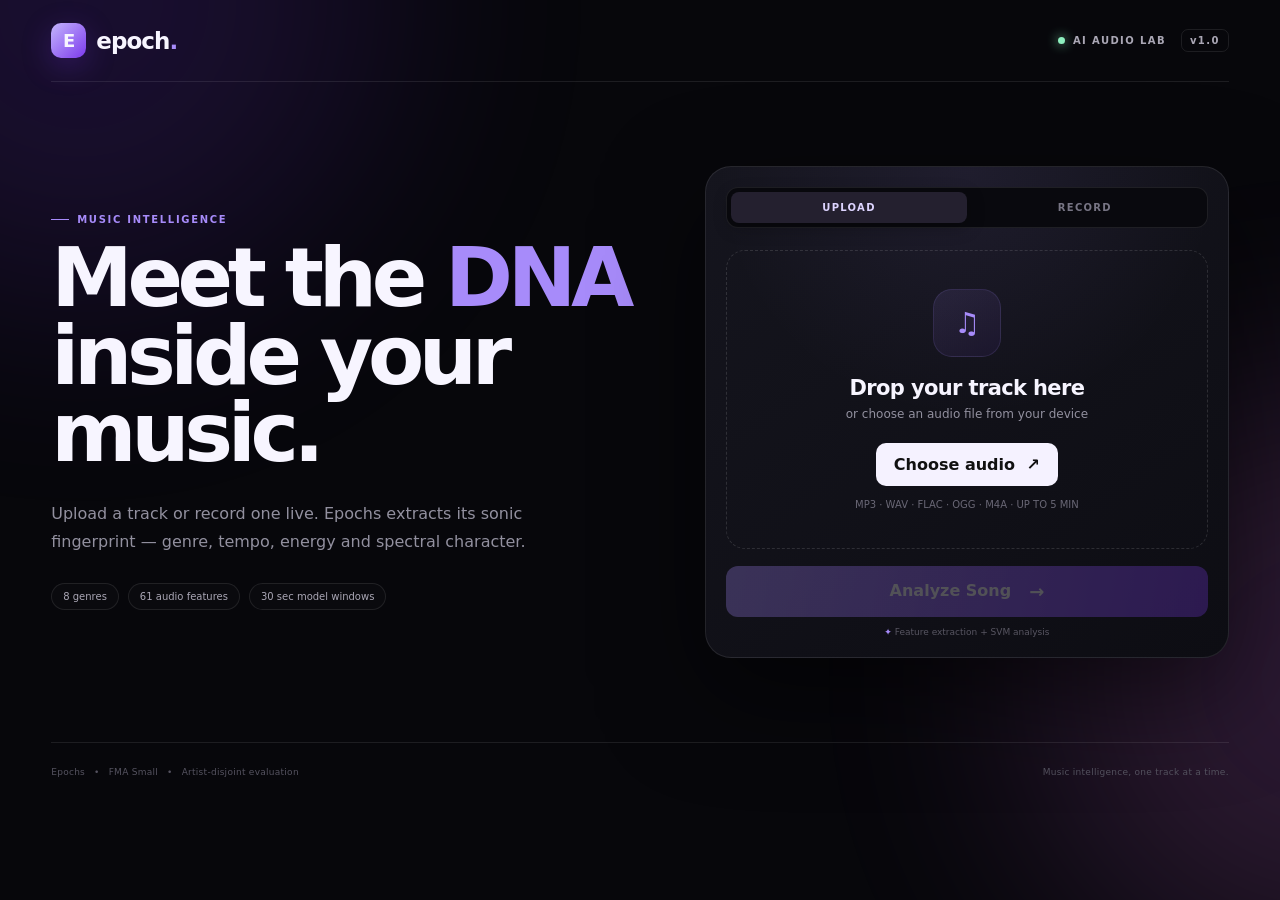
<file: frontend-working-backup/index.html>
<!DOCTYPE html>
<html lang="en">
<head>
  <meta charset="UTF-8">
  <meta name="viewport" content="width=device-width, initial-scale=1.0">
  <title>Epochs — Song DNA Analyzer</title>
  <link rel="stylesheet" href="style.css">
  <link rel="stylesheet" href="rag/rag.css">
</head>
<body>
  <div class="ambient ambient-a"></div>
  <div class="ambient ambient-b"></div>

  <header class="topbar shell">
    <a class="brand" href="#">
      <span class="brand-icon">E</span>
      <span>epoch<span class="brand-dot">.</span></span>
    </a>
    <div class="topbar-right">
      <span class="status-dot"></span>
      <span>AI AUDIO LAB</span>
      <span class="version">v1.0</span>
    </div>
  </header>

  <main class="shell">
    <section class="hero">
      <div class="hero-copy">
        <div class="eyebrow"><span></span> MUSIC INTELLIGENCE</div>
        <h1>Meet the <em>DNA</em><br>inside your music.</h1>
        <p>Upload a track or record one live. Epochs extracts its sonic fingerprint — genre, tempo, energy and spectral character.</p>
        <div class="hero-pills">
          <span>8 genres</span>
          <span>61 audio features</span>
          <span>30 sec model windows</span>
        </div>
      </div>

      <div class="analyzer-card" id="analyzerCard">
        <div class="mode-switch">
          <button class="mode active" data-mode="upload">UPLOAD</button>
          <button class="mode" data-mode="record">RECORD</button>
        </div>

        <div class="mode-panel upload-panel" id="uploadPanel">
          <div class="drop-zone" id="dropZone">
            <div class="drop-orb">♫</div>
            <h2>Drop your track here</h2>
            <p>or choose an audio file from your device</p>
            <input id="audioInput" type="file" accept=".mp3,.wav,.flac,.ogg,.m4a,audio/*" hidden>
            <button class="primary-btn" id="chooseButton">Choose audio <span>↗</span></button>
            <div class="file-name" id="fileName">MP3 · WAV · FLAC · OGG · M4A · UP TO 5 MIN</div>
          </div>
        </div>

        <div class="mode-panel record-panel hidden" id="recordPanel">
          <div class="record-visual">
            <div class="record-ring" id="recordRing"><div class="mic">●</div></div>
            <div class="record-time" id="recordTime">00:00</div>
            <div class="record-limit">MAX 01:30</div>
          </div>
          <div class="live-bars" id="liveBars"></div>
          <button class="record-btn" id="recordButton"><span class="record-dot"></span> Start recording</button>
          <p class="record-hint">Allow microphone access when prompted.</p>
        </div>

        <div class="selected-track hidden" id="selectedTrack">
          <div class="track-symbol">♪</div>
          <div class="track-info">
            <strong id="selectedName">Track</strong>
            <span id="selectedMeta">Ready to analyze</span>
          </div>
          <button class="clear-btn" id="clearButton">×</button>
        </div>

        <button class="analyze-btn" id="analyzeButton" disabled>
          <span>Analyze Song</span><b>→</b>
        </button>
        <div class="analyze-note"><span>✦</span> Feature extraction + SVM analysis</div>
      </div>
    </section>

    <section class="loading hidden" id="loading">
      <div class="loading-core">
        <div class="loading-orbit"></div>
        <div class="loading-e">E</div>
      </div>
      <div class="loading-copy">
        <div class="eyebrow"><span></span> PROCESSING AUDIO</div>
        <h2>Decoding your song<span class="dots">...</span></h2>
        <p>Extracting its sonic fingerprint and building your Song DNA.</p>
      </div>
    </section>

    <section class="results hidden" id="results">
      <div class="results-head">
        <div>
          <div class="eyebrow"><span></span> ANALYSIS COMPLETE</div>
          <h2 id="resultFilename">Song DNA</h2>
        </div>
        <button class="ghost-btn" id="newAnalysisButton">＋ Analyze another</button>
      </div>

      <div class="dna-grid">
        <article class="dna-card dna-main">
          <div class="card-kicker">PRIMARY GENRE</div>
          <div class="genre-line">
            <h3 id="genre">—</h3>
            <span class="confidence" id="confidence">—%</span>
          </div>
          <div class="confidence-label">model confidence</div>
          <div class="genre-track"><div id="confidenceBar"></div></div>
        </article>

        <article class="dna-card metric-card info-card" id="tempoCard" data-info="tempo" tabindex="0" role="button" aria-label="Explain tempo">
          <div class="card-kicker">TEMPO <span class="info-icon" aria-hidden="true">i</span></div>
          <div class="big-number" id="bpm">—</div><span class="unit">BPM</span>
          <div class="metric-caption">estimated beat rate</div>
        </article>

        <article class="dna-card metric-card info-card" id="energyCard" data-info="energy" tabindex="0" role="button" aria-label="Explain audio energy">
          <div class="card-kicker">ENERGY <span class="info-icon" aria-hidden="true">i</span></div>
          <div class="big-number" id="energy">—</div>
          <div class="metric-caption">RMS energy</div>
        </article>

        <article class="dna-card metric-card info-card" id="durationCard" data-info="duration" tabindex="0" role="button" aria-label="Explain analyzed duration">
          <div class="card-kicker">DURATION <span class="info-icon" aria-hidden="true">i</span></div>
          <div class="big-number" id="duration">—</div><span class="unit">SEC</span>
          <div class="metric-caption">full analyzed audio</div>
          <div class="analysis-meta" id="segmentsAnalyzed">Single audio window analyzed</div>
        </article>
      </div>

      <div class="analysis-grid">
        <article class="panel probabilities-panel">
          <div class="panel-head">
            <div><div class="card-kicker">CLASSIFIER OUTPUT</div><h3>Genre DNA</h3></div>
            <span class="model-chip">SVM · RBF</span>
          </div>
          <div id="probabilities"></div>
        </article>

        <article class="panel waveform-panel">
          <div class="panel-head">
            <div><div class="card-kicker">TIME DOMAIN</div><h3>Waveform</h3></div>
            <span class="panel-tag" id="waveformDuration">— SEC</span>
          </div>
          <canvas id="waveformCanvas"></canvas>
        </article>
      </div>

      <article class="panel spectro-panel">
        <div class="panel-head">
          <div><div class="card-kicker">FREQUENCY DOMAIN</div><h3>Mel-Spectrogram</h3></div>
          <span class="panel-tag" id="spectrogramDuration">— SEC</span>
        </div>
        <div class="spectro-wrap"><img id="spectrogram" alt="Mel-spectrogram"></div>
      </article>

      <section class="rag-panel" id="askEpochsPanel">
        <div class="rag-panel-head">
          <div>
            <div class="rag-kicker">EPOCHS 1.5 · RETRIEVAL-AUGMENTED INTELLIGENCE</div>
            <h2>Ask Epochs</h2>
            <p>Ask about this analysis. Epochs retrieves project and music-domain knowledge before answering.</p>
          </div>
          <span class="rag-badge">RAG</span>
        </div>

        <div class="rag-questions">
          <button type="button" data-rag-question="Why did Epochs classify this song this way?">Why this genre?</button>
          <button type="button" data-rag-question="How should I interpret the BPM of this song?">Explain BPM</button>
          <button type="button" data-rag-question="How does this song's energy compare with the FMA reference dataset?">Explain energy</button>
          <button type="button" data-rag-question="What audio features contribute to the classifier?">Explain the features</button>
        </div>

        <div class="rag-input-row">
          <input id="ragQuestion" type="text" placeholder="Ask something about this Song DNA..." autocomplete="off">
          <button id="ragAskButton" type="button">Ask Epochs <span>→</span></button>
        </div>

        <div id="ragAnswer" class="rag-answer hidden" aria-live="polite"></div>
        <div id="ragSources" class="rag-sources hidden"></div>
      </section>

      <section class="future-banner">
        <div class="future-copy">
          <div class="eyebrow"><span></span> EPOCHS 2.0 · GENERATIVE AI</div>
          <h2>Understand music.<br><em>Then create it.</em></h2>
          <p>Turn Song DNA into a controllable creative blueprint — choose genre, tempo and energy, then generate original beats or backing tracks in the next phase.</p>
        </div>
        <div class="dna-orbit">
          <div class="orbit-ring r1"></div><div class="orbit-ring r2"></div><div class="orbit-core">DNA</div>
          <span class="orbit-tag t1">GENRE</span><span class="orbit-tag t2">BPM</span><span class="orbit-tag t3">ENERGY</span>
        </div>
      </section>
    </section>

    <footer>
      <span>Epochs</span><span>•</span><span>FMA Small</span><span>•</span><span>Artist-disjoint evaluation</span>
      <span class="footer-right">Music intelligence, one track at a time.</span>
    </footer>
  </main>

  <div class="metric-modal" id="metricModal" aria-hidden="true">
    <div class="metric-modal-backdrop" id="metricModalBackdrop"></div>
    <div class="metric-modal-box" role="dialog" aria-modal="true" aria-labelledby="metricModalTitle" aria-describedby="metricModalMeaning" tabindex="-1">
      <button class="metric-modal-close" id="metricModalClose" aria-label="Close explanation">×</button>
      <div class="metric-modal-icon" id="metricModalIcon" aria-hidden="true">♪</div>
      <div class="metric-modal-kicker">UNDERSTANDING YOUR SONG</div>
      <h2 id="metricModalTitle">Tempo</h2>
      <div class="metric-modal-result">
        <span id="metricModalValue">—</span>
        <span id="metricModalUnit"></span>
      </div>
      <div class="metric-modal-section">
        <h3>What is it?</h3>
        <p id="metricModalWhat"></p>
      </div>
      <div class="metric-modal-section">
        <h3>What does yours mean?</h3>
        <p id="metricModalMeaning"></p>
      </div>
      <div class="metric-modal-note" id="metricModalNote"></div>
    </div>
  </div>

  <div class="toast hidden" id="toast"></div>
  <script src="script.js"></script>
  <script src="rag/rag-ui.js"></script>
</body>
</html>
</file>
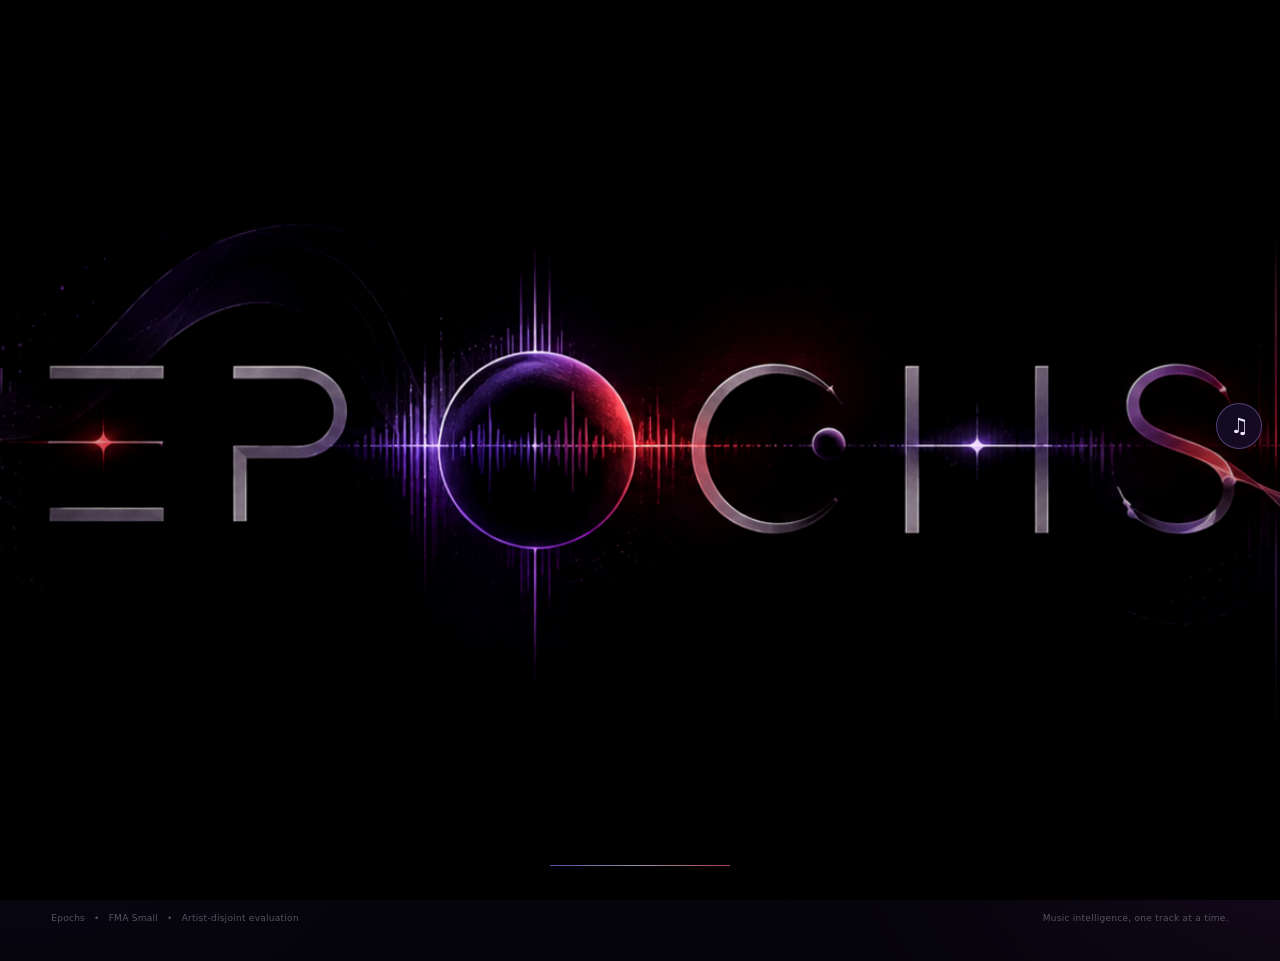
<file: frontend/index.html>
<!DOCTYPE html>
<html lang="en">
<head>
  <meta charset="UTF-8">
  <meta name="viewport" content="width=device-width, initial-scale=1.0">
  <title>Epochs — Song DNA Analyzer</title>
  <link rel="stylesheet" href="style.css">
  <link rel="stylesheet" href="rag/rag.css">
</head>
<body>
  <div class="epoch-splash" id="epochSplash" aria-label="Epochs intro" role="presentation">
    <img src="assets/epochs-splash.png" alt="Epochs" class="epoch-splash-art">
    <div class="epoch-splash-vignette"></div>
    <div class="epoch-splash-progress"><span></span></div>
  </div>
  <audio id="epochAudioPlayer" preload="auto" hidden></audio>
  <div class="noise-layer" aria-hidden="true"></div>
  <div class="cursor-glow" aria-hidden="true"></div>
  <div class="particle-field" id="particleField" aria-hidden="true"></div>
  <div class="ambient ambient-a"></div>
  <div class="ambient ambient-b"></div>

  <header class="topbar shell">
    <a class="brand" href="#" aria-label="Epochs home">
      <img src="assets/epochs-logo.png" alt="Epochs logo" class="brand-icon-img">
      <img src="assets/epochs-header.png" alt="Epochs" class="brand-wordmark-img">
    </a>

    <nav class="topnav" aria-label="Primary navigation">
      <a href="#analyzerCard" id="navAnalyze">Analysis</a>
      <a href="#howEpochsWorks" class="future-nav-link">How it works</a>
      <a href="#askEpochsPanel" class="future-nav-link">Ask Epochs</a>
    </nav>

    <div class="topbar-right">
      <span class="status-dot"></span>
      <span>AI AUDIO LAB</span>
      <span class="version">v1.0</span>
    </div>
  </header>

  <div class="epoch-audio-controls">
    <button
      id="epochMuteButton"
      class="audio-toggle"
      type="button"
      aria-pressed="false"
      aria-label="Mute audio"
    >
      <span id="epochMuteIcon" aria-hidden="true">♫</span>
      <span id="epochMuteLabel" class="audio-toggle-label">
        Audio on
      </span>
    </button>
    <div class="epoch-volume-control">
      <label for="epochVolume">Volume</label>
      <input
        id="epochVolume"
        type="range"
        min="0"
        max="60"
        value="50"
        step="1"
        aria-label="Background music volume, maximum 60 percent"
      >
      <span id="epochVolumeValue">50%</span>
    </div>
  </div>

  <main class="shell">
    <section class="hero" id="hero">
      <div class="hero-backdrop" aria-hidden="true"></div>
      <canvas class="grain-wave-canvas" id="grainWaveCanvas" aria-hidden="true"></canvas>
      <div class="hero-grid-glow" aria-hidden="true"></div>
      <div class="hero-scanline" aria-hidden="true"></div>
      <div class="hero-signal-wave wave-one" aria-hidden="true"></div>
      <div class="hero-signal-wave wave-two" aria-hidden="true"></div>

      <div class="hero-copy">
        <div class="hero-status"><span class="status-pulse"></span> SIGNAL ONLINE · MUSIC INTELLIGENCE</div>
        <h1>Hear the <em>structure</em><br>behind the music.</h1>
        <p>Upload a track or record one live. Epochs turns raw audio into a sonic fingerprint — genre, tempo, energy, waveform and Song DNA.</p>

        <div class="hero-actions">
          <a class="hero-jump" href="#analyzerCard">Start analyzing <span>↓</span></a>
          <span class="hero-note">No account · Local analysis</span>
        </div>

        <div class="hero-pills">
          <span><b>08</b> genres</span>
          <span><b>61</b> audio features</span>
          <span><b>90s</b> live capture</span>
        </div>

        <div class="hero-signal-label"><i></i><span>LISTENING FOR STRUCTURE</span><i></i></div>
      </div>

      <div class="analyzer-card" id="analyzerCard">
        <div class="portal-aura" aria-hidden="true"></div>
        <div class="mode-switch">
          <button class="mode active" data-mode="upload">UPLOAD</button>
          <button class="mode" data-mode="record">RECORD</button>
        </div>

        <div class="mode-panel upload-panel" id="uploadPanel">
          <div class="drop-zone" id="dropZone">
            <div class="portal-ring portal-ring-a" aria-hidden="true"></div>
            <div class="portal-ring portal-ring-b" aria-hidden="true"></div>
            <div class="drop-orb">♫</div>
            <h2>Drop your track here</h2>
            <p>or choose an audio file from your device</p>
            <input id="audioInput" type="file" accept=".mp3,.wav,.flac,.ogg,.m4a,audio/*" hidden>
            <button class="primary-btn" id="chooseButton">Choose audio <span>↗</span></button>
            <div class="file-name" id="fileName">MP3 · WAV · FLAC · OGG · M4A · UP TO 5 MIN</div>
          </div>
        </div>

        <div class="mode-panel record-panel hidden" id="recordPanel">
          <div class="record-visual">
            <div class="record-ring" id="recordRing"><div class="mic">●</div></div>
            <div class="record-time" id="recordTime">00:00</div>
            <div class="record-limit">MAX 01:30</div>
          </div>
          <div class="live-bars" id="liveBars"></div>
          <button class="record-btn" id="recordButton"><span class="record-dot"></span> Start recording</button>
          <p class="record-hint">Allow microphone access when prompted.</p>
        </div>

        <div class="selected-track hidden" id="selectedTrack">
          <div class="track-symbol">♪</div>
          <div class="track-info">
            <strong id="selectedName">Track</strong>
            <span id="selectedMeta">Ready to analyze</span>
          </div>
          <button class="clear-btn" id="clearButton">×</button>
        </div>

        <button class="analyze-btn" id="analyzeButton" disabled>
          <span>Analyze Song</span><b>→</b>
        </button>
        <div class="analyze-note"><span>✦</span> Feature extraction + SVM analysis</div>
      </div>
    </section>

    <div class="section-transition" aria-hidden="true">
      <span></span><span></span><span></span><span></span><span></span><span></span>
    </div>

    <section class="loading hidden" id="loading">
      <div class="loading-core">
        <div class="loading-orbit"></div>
        <div class="loading-logo">
          <img src="assets/epochs-logo.png" alt="Epochs">
        </div>
      </div>
      <div class="loading-copy">
        <div class="eyebrow"><span></span> PROCESSING AUDIO</div>
        <h2>Decoding your song<span class="dots">...</span></h2>
        <p>Extracting its sonic fingerprint and building your Song DNA.</p>
      </div>
    </section>

    <section class="results hidden" id="results">
      <div class="results-head">
        <div>
          <div class="eyebrow"><span></span> ANALYSIS COMPLETE</div>
          <h2 id="resultFilename">Song DNA</h2>
        </div>
        <button class="ghost-btn" id="newAnalysisButton">＋ Analyze another</button>
      </div>

      <div class="dna-grid">
        <article class="dna-card dna-main">
          <div class="dna-art-wrap" id="dnaArtWrap">
            <img id="genreArtwork" alt="Genre artwork" loading="eager">
            <div class="dna-art-vignette"></div>
            <div class="dna-art-scan"></div>
          </div>
          <div class="dna-main-copy">
            <div class="card-kicker">PRIMARY GENRE</div>
            <div class="genre-line">
              <h3 id="genre">—</h3>
              <span class="confidence" id="confidence">—%</span>
            </div>
            <div class="confidence-label">model confidence</div>
            <div class="genre-track"><div id="confidenceBar"></div></div>
          </div>
        </article>

        <article class="dna-card metric-card info-card" id="tempoCard" data-info="tempo" tabindex="0" role="button" aria-label="Explain tempo">
          <div class="card-kicker">TEMPO <span class="info-icon" aria-hidden="true">i</span></div>
          <div class="metric-value"><span class="big-number" id="bpm">—</span><span class="unit">BPM</span></div>
          <div class="metric-caption">estimated beat rate</div>
        </article>

        <article class="dna-card metric-card info-card" id="energyCard" data-info="energy" tabindex="0" role="button" aria-label="Explain audio energy">
          <div class="card-kicker">ENERGY <span class="info-icon" aria-hidden="true">i</span></div>
          <div class="big-number" id="energy">—</div>
          <div class="metric-caption">RMS energy</div>
        </article>

        <article class="dna-card metric-card info-card" id="durationCard" data-info="duration" tabindex="0" role="button" aria-label="Explain analyzed duration">
          <div class="card-kicker">DURATION <span class="info-icon" aria-hidden="true">i</span></div>
          <div class="metric-value"><span class="big-number" id="duration">—</span><span class="unit">SEC</span></div>
          <div class="metric-caption">full analyzed audio</div>
          <div class="analysis-meta" id="segmentsAnalyzed">Single audio window analyzed</div>
        </article>
      </div>

      <div class="analysis-grid">
        <article class="panel probabilities-panel">
          <div class="panel-head">
            <div><div class="card-kicker">CLASSIFIER OUTPUT</div><h3>Genre DNA</h3></div>
            <span class="model-chip">SVM · RBF</span>
          </div>
          <div id="probabilities"></div>
        </article>

        <article class="panel waveform-panel">
          <div class="panel-head">
            <div><div class="card-kicker">TIME DOMAIN</div><h3>Waveform</h3></div>
            <span class="panel-tag" id="waveformDuration">— SEC</span>
          </div>
          <canvas id="waveformCanvas"></canvas>
        </article>
      </div>

      <article class="panel spectro-panel">
        <div class="panel-head">
          <div><div class="card-kicker">FREQUENCY DOMAIN</div><h3>Mel-Spectrogram</h3></div>
          <span class="panel-tag" id="spectrogramDuration">— SEC</span>
        </div>
        <div class="spectro-wrap"><img id="spectrogram" alt="Mel-spectrogram"></div>
      </article>

      <section class="rag-panel" id="askEpochsPanel">
        <div class="rag-panel-head">
          <div class="rag-heading-group">
            <div class="rag-kicker"><span class="rag-kicker-line"></span>EPOCHS 1.5 · INTELLIGENCE LAYER</div>
            <div class="rag-title-row">
              <div class="rag-orb" aria-hidden="true">
                <span class="rag-orb-core"></span>
                <span class="rag-orb-ring rag-orb-ring-a"></span>
                <span class="rag-orb-ring rag-orb-ring-b"></span>
                <span class="rag-orb-bars"><i></i><i></i><i></i><i></i><i></i><i></i><i></i></span>
              </div>
              <div>
                <h2>Ask the music<span class="rag-title-period">.</span></h2>
                <p>Grounded explanations for your Song DNA — retrieved from Epochs knowledge before answering.</p>
              </div>
            </div>
          </div>
          <span class="rag-badge"><span class="rag-badge-dot"></span>LOCAL RAG</span>
        </div>

        <div class="rag-prompt-label">EXPLORE THIS ANALYSIS <span>·</span> SELECT A STARTING POINT</div>
        <div class="rag-questions">
          <button type="button" data-rag-question="Why did Epochs classify this song this way?"><span class="rag-chip-icon">↗</span><span>Why this genre?</span></button>
          <button type="button" data-rag-question="How should I interpret the BPM of this song?"><span class="rag-chip-icon">◷</span><span>Decode the tempo</span></button>
          <button type="button" data-rag-question="How does this song's energy compare with the FMA reference dataset?"><span class="rag-chip-icon">∿</span><span>Read the energy</span></button>
          <button type="button" data-rag-question="What audio features contribute to the classifier?"><span class="rag-chip-icon">✳</span><span>Explore 61 features</span></button>
        </div>

        <div class="rag-input-shell">
          <div class="rag-input-row">
            <span class="rag-input-spark" aria-hidden="true">✳</span>
            <input id="ragQuestion" type="text" placeholder="Ask something about this Song DNA…" autocomplete="off" aria-label="Ask Epochs about this analysis">
            <button id="ragAskButton" type="button"><span class="rag-send-label">Ask Epochs</span><span class="rag-send-icon" aria-hidden="true">↗</span></button>
          </div>
          <div class="rag-input-foot"><span><span class="rag-foot-dot"></span> Answers grounded in retrieved knowledge</span><span>ENTER ↵</span></div>
        </div>

        <div id="ragAnswer" class="rag-answer hidden" aria-live="polite" aria-busy="false"></div>
        <div id="ragSources" class="rag-sources hidden"></div>
      </section>

      <section class="future-banner" id="epochsNext">
        <div class="future-copy">
          <div class="eyebrow"><span></span> EPOCHS 2.0 · GENERATIVE AI</div>
          <h2>Understand music.<br><em>Then create it.</em></h2>
          <p>Turn Song DNA into a controllable creative blueprint — choose genre, tempo and energy, then generate original beats or backing tracks in the next phase.</p>
          <div class="future-chips">
            <span>SONG DNA → CREATIVE BLUEPRINT</span>
            <span>GENRE · BPM · ENERGY</span>
          </div>
        </div>
        <div class="dna-orbit" aria-hidden="true">
          <div class="orbit-ring r1"></div><div class="orbit-ring r2"></div><div class="orbit-core">DNA</div>
          <span class="orbit-tag t1">GENRE</span><span class="orbit-tag t2">BPM</span><span class="orbit-tag t3">ENERGY</span>
        </div>
      </section>

      <section class="thinking-section" id="howEpochsWorks">
        <div class="thinking-heading">
          <div class="eyebrow"><span></span> HOW EPOCHS THINKS</div>
          <h2>From raw audio<br><em>to meaningful insight.</em></h2>
          <p>Watch raw audio become a measurable, explainable fingerprint — from signal processing and 61 handcrafted features to RBF-SVM classification, Song DNA and grounded RAG.</p>
        </div>

        <div class="thinking-conveyor" aria-label="Epochs analysis pipeline" tabindex="0">
          <button class="thinking-arrow thinking-arrow-prev" type="button" aria-label="Previous step">←</button>
          <div class="thinking-track">
            <article class="thinking-card is-active" tabindex="0" aria-label="Step 1: Audio input">
              <span class="thinking-number">01 / INPUT</span>
              <div class="thinking-art art-portal" aria-hidden="true">
                <div class="portal-ring ring-a"></div><div class="portal-ring ring-b"></div><div class="portal-core">↑</div>
                <div class="portal-wave"><i style="height:7px"></i><i style="height:12px"></i><i style="height:18px"></i><i style="height:25px"></i><i style="height:15px"></i><i style="height:9px"></i><i style="height:20px"></i><i style="height:29px"></i><i style="height:13px"></i><i style="height:8px"></i><i style="height:22px"></i><i style="height:16px"></i><i style="height:30px"></i><i style="height:11px"></i><i style="height:18px"></i><i style="height:26px"></i><i style="height:8px"></i><i style="height:15px"></i><i style="height:23px"></i><i style="height:12px"></i><i style="height:29px"></i><i style="height:17px"></i><i style="height:9px"></i><i style="height:24px"></i><i style="height:14px"></i><i style="height:31px"></i><i style="height:19px"></i><i style="height:10px"></i><i style="height:22px"></i><i style="height:13px"></i><i style="height:7px"></i></div>
              </div>
              <div class="thinking-copy"><b>Enter the sound studio</b><small>Upload a track or record live</small></div>
              <span class="thinking-tag">AUDIO IN</span>
            </article>
            <article class="thinking-card" tabindex="0" aria-label="Step 2: Signal processing">
              <span class="thinking-number">02 / SIGNAL</span>
              <div class="thinking-art art-signal" aria-hidden="true"><svg viewBox="0 0 320 90" preserveAspectRatio="none"><path class="signal-line signal-line-back" d="M0 45 C18 45 18 18 34 18 S50 72 66 72 S82 30 98 30 S114 55 130 55 S146 12 162 12 S178 70 194 70 S210 38 226 38 S242 52 258 52 S274 25 290 25 S306 45 320 45"/><path class="signal-line" d="M0 45 C18 45 18 18 34 18 S50 72 66 72 S82 30 98 30 S114 55 130 55 S146 12 162 12 S178 70 194 70 S210 38 226 38 S242 52 258 52 S274 25 290 25 S306 45 320 45"/></svg><span class="signal-scan"></span><div class="freq-bands"><i></i><i></i><i></i><i></i><i></i><i></i><i></i><i></i><i></i><i></i><i></i><i></i></div></div>
              <div class="thinking-copy"><b>Shape the signal</b><small>Clean, segment and analyze audio</small></div><span class="thinking-tag">SIGNAL → DATA</span>
            </article>
            <article class="thinking-card" tabindex="0" aria-label="Step 3: 61 audio features">
              <span class="thinking-number">03 / FEATURES</span>
              <div class="thinking-art art-constellation" aria-hidden="true"><div class="constellation-orbit orbit-one"></div><div class="constellation-orbit orbit-two"></div><i style="left:5%;top:10%"></i><i style="left:42%;top:40%"></i><i style="left:79%;top:70%"></i><i style="left:25%;top:22%"></i><i style="left:62%;top:24%"></i><i style="left:8%;top:54%"></i><i style="left:45%;top:84%"></i><i style="left:82%;top:36%"></i><i style="left:28%;top:38%"></i><i style="left:65%;top:68%"></i><i style="left:11%;top:20%"></i><i style="left:48%;top:50%"></i><i style="left:85%;top:52%"></i><i style="left:31%;top:82%"></i><i style="left:68%;top:34%"></i><i style="left:14%;top:64%"></i><i style="left:51%;top:66%"></i><i style="left:88%;top:18%"></i><i style="left:34%;top:48%"></i><i style="left:71%;top:78%"></i><i style="left:17%;top:80%"></i><i style="left:54%;top:32%"></i><i style="left:91%;top:62%"></i><i style="left:37%;top:14%"></i><i style="left:74%;top:16%"></i><i style="left:20%;top:46%"></i><i style="left:57%;top:76%"></i><i style="left:94%;top:28%"></i><i style="left:40%;top:30%"></i><i style="left:77%;top:60%"></i><i style="left:23%;top:12%"></i><i style="left:60%;top:42%"></i><i style="left:6%;top:44%"></i><i style="left:43%;top:74%"></i><i style="left:80%;top:26%"></i><i style="left:26%;top:56%"></i><i style="left:63%;top:58%"></i><i style="left:9%;top:10%"></i><span class="constellation-label label-mfcc">MFCC</span><span class="constellation-label label-chroma">CHROMA</span><span class="constellation-label label-tempo">TEMPO</span></div>
              <div class="thinking-copy"><b>Extract 61 features</b><small>MFCC · Chroma · spectral shape · tempo</small></div><span class="thinking-tag">61 DIMENSIONS</span>
            </article>
            <article class="thinking-card" tabindex="0" aria-label="Step 4: RBF-SVM classification">
              <span class="thinking-number">04 / CLASSIFIER</span>
              <div class="thinking-art art-classifier" aria-hidden="true"><div class="classifier-axis"></div><div class="classifier-row"><span>Electronic</span><i style="--w:78%"></i></div><div class="classifier-row winner"><span>Hip-Hop</span><i style="--w:58%"></i></div><div class="classifier-row"><span>Pop</span><i style="--w:34%"></i></div><div class="classifier-row"><span>Rock</span><i style="--w:19%"></i></div><span class="classifier-kernel">RBF</span></div>
              <div class="thinking-copy"><b>Classify with RBF-SVM</b><small>Compare genre scores from the trained model</small></div><span class="thinking-tag">MODEL INFERENCE</span>
            </article>
            <article class="thinking-card" tabindex="0" aria-label="Step 5: Song DNA">
              <span class="thinking-number">05 / SONG DNA</span>
              <div class="thinking-art art-dna" aria-hidden="true"><div class="dna-ring dna-ring-a"></div><div class="dna-ring dna-ring-b"></div><div class="dna-ring dna-ring-c"></div><div class="dna-core"><span>DNA</span></div><span class="dna-orbit-label dna-genre">GENRE</span><span class="dna-orbit-label dna-bpm">BPM</span><span class="dna-orbit-label dna-energy">ENERGY</span></div>
              <div class="thinking-copy"><b>Reveal a sonic fingerprint</b><small>Genre identity · tempo · energy · visuals</small></div><span class="thinking-tag">MUSIC, MEASURED</span>
            </article>
            <article class="thinking-card" tabindex="0" aria-label="Step 6: Ask Epochs">
              <span class="thinking-number">06 / EXPLAIN</span>
              <div class="thinking-art art-ask" aria-hidden="true"><div class="ask-orb"><span>✦</span></div><div class="ask-wave"><i style="height:4px"></i><i style="height:8px"></i><i style="height:12px"></i><i style="height:6px"></i><i style="height:10px"></i><i style="height:5px"></i><i style="height:11px"></i><i style="height:7px"></i><i style="height:3px"></i><i style="height:9px"></i><i style="height:12px"></i><i style="height:5px"></i><i style="height:8px"></i><i style="height:4px"></i><i style="height:11px"></i><i style="height:6px"></i><i style="height:9px"></i><i style="height:3px"></i><i style="height:12px"></i><i style="height:7px"></i><i style="height:5px"></i><i style="height:10px"></i><i style="height:4px"></i></div><div class="ask-question">Why this genre?</div><div class="ask-answer"><span></span><span></span><span></span></div><div class="ask-source">↳ PROJECT SOURCE</div></div>
              <div class="thinking-copy"><b>Ask Epochs</b><small>Grounded answers from local RAG</small></div><span class="thinking-tag">RETRIEVE · EXPLAIN</span>
            </article>
          </div>
          <button class="thinking-arrow thinking-arrow-next" type="button" aria-label="Next step">→</button>
          <div class="thinking-progress" aria-hidden="true"><span></span></div>
        </div>
      </section>
    </section>

    <footer>
      <span>Epochs</span><span>•</span><span>FMA Small</span><span>•</span><span>Artist-disjoint evaluation</span>
      <span class="footer-right">Music intelligence, one track at a time.</span>
    </footer>
  </main>

  <div class="metric-modal" id="metricModal" aria-hidden="true">
    <div class="metric-modal-backdrop" id="metricModalBackdrop"></div>
    <div class="metric-modal-box" role="dialog" aria-modal="true" aria-labelledby="metricModalTitle" aria-describedby="metricModalMeaning" tabindex="-1">
      <button class="metric-modal-close" id="metricModalClose" aria-label="Close explanation">×</button>
      <div class="metric-modal-icon" id="metricModalIcon" aria-hidden="true">♪</div>
      <div class="metric-modal-kicker">UNDERSTANDING YOUR SONG</div>
      <h2 id="metricModalTitle">Tempo</h2>
      <div class="metric-modal-result">
        <span id="metricModalValue">—</span>
        <span id="metricModalUnit"></span>
      </div>
      <div class="metric-modal-section">
        <h3>What is it?</h3>
        <p id="metricModalWhat"></p>
      </div>
      <div class="metric-modal-section">
        <h3>What does yours mean?</h3>
        <p id="metricModalMeaning"></p>
      </div>
      <div class="metric-modal-note" id="metricModalNote"></div>
    </div>
  </div>

  <div class="toast hidden" id="toast"></div>
  <script src="script.js"></script>
  <script src="rag/rag-ui.js"></script>
</body>
</html>
</file>
<file: frontend-working-backup/style.css>
*{box-sizing:border-box;margin:0;padding:0}
:root{--bg:#07070b;--surface:#101017;--surface2:#15151e;--line:rgba(255,255,255,.09);--text:#f7f5ff;--muted:#92909f;--violet:#a78bfa;--violet2:#7c3aed;--pink:#e879f9;--green:#8ef0bf}
html{scroll-behavior:smooth}
body{font-family:Inter,ui-sans-serif,system-ui,-apple-system,BlinkMacSystemFont,"Segoe UI",sans-serif;background:var(--bg);color:var(--text);min-height:100vh;overflow-x:hidden}
button{font:inherit}
button:focus-visible{outline:2px solid var(--violet);outline-offset:3px}
.ambient{position:fixed;width:600px;height:600px;border-radius:50%;filter:blur(120px);pointer-events:none;opacity:.16;z-index:-1}
.ambient-a{background:#7c3aed;top:-300px;left:-220px}.ambient-b{background:#e879f9;right:-350px;top:380px}
.shell{width:min(1180px,92vw);margin:auto}
.topbar{height:82px;display:flex;align-items:center;justify-content:space-between;border-bottom:1px solid var(--line)}
.brand{display:flex;align-items:center;gap:10px;color:var(--text);text-decoration:none;font-size:23px;font-weight:800;letter-spacing:-.04em}.brand-icon{width:35px;height:35px;border-radius:10px;display:grid;place-items:center;background:linear-gradient(135deg,#c4b5fd,#7c3aed);font-size:18px;box-shadow:0 8px 30px #7c3aed44}.brand-dot{color:var(--violet)}
.topbar-right{display:flex;align-items:center;gap:8px;color:#aaa7b5;font-size:10px;letter-spacing:.14em;font-weight:700}.status-dot{width:7px;height:7px;background:#8ef0bf;border-radius:50%;box-shadow:0 0 12px #8ef0bf}.version{border:1px solid var(--line);padding:5px 8px;border-radius:7px;margin-left:7px}
.hero{min-height:660px;display:grid;grid-template-columns:1.05fr .95fr;gap:75px;align-items:center;padding:55px 0}.eyebrow{display:flex;align-items:center;gap:8px;color:var(--violet);font-size:10px;letter-spacing:.17em;font-weight:850;margin-bottom:14px}.eyebrow span{width:18px;height:1px;background:var(--violet);display:inline-block}
.hero h1{font-size:clamp(52px,6.4vw,82px);line-height:.95;letter-spacing:-.065em;max-width:650px}.hero h1 em,.future-copy em{font-style:normal;color:var(--violet)}
.hero-copy>p:not(.eyebrow){margin-top:28px;color:var(--muted);font-size:16px;line-height:1.75;max-width:550px}.hero-pills{display:flex;gap:9px;margin-top:27px;flex-wrap:wrap}.hero-pills span{border:1px solid var(--line);background:#ffffff04;color:#aaa7b5;border-radius:100px;padding:7px 11px;font-size:10px}
.analyzer-card{background:linear-gradient(145deg,#15151e,#0d0d13);border:1px solid var(--line);border-radius:26px;padding:20px;box-shadow:0 35px 100px #0008;position:relative;overflow:hidden}.analyzer-card:before{content:"";position:absolute;inset:-1px;background:radial-gradient(circle at 50% 0,#a78bfa15,transparent 45%);pointer-events:none}
.mode-switch{display:grid;grid-template-columns:1fr 1fr;background:#09090e;border:1px solid var(--line);padding:4px;border-radius:12px;position:relative;z-index:1}.mode{border:0;background:transparent;color:#777584;padding:10px;border-radius:8px;font-size:10px;font-weight:800;letter-spacing:.13em;cursor:pointer}.mode.active{background:#24202f;color:#ddd4ff;box-shadow:0 4px 18px #0004}
.mode-panel{padding:22px 0 5px}.drop-zone{border:1px dashed #ffffff20;border-radius:19px;padding:38px 22px;text-align:center;transition:.2s}.drop-zone.dragover{border-color:var(--violet);background:#a78bfa08}.drop-orb{width:68px;height:68px;margin:0 auto 19px;border-radius:19px;display:grid;place-items:center;background:linear-gradient(145deg,#a78bfa1c,#7c3aed12);color:var(--violet);font-size:29px;border:1px solid #a78bfa22}.drop-zone h2{font-size:21px;letter-spacing:-.03em}.drop-zone p{color:var(--muted);font-size:12px;margin-top:7px}.primary-btn{border:0;margin-top:22px;background:#f5f2ff;color:#111;padding:12px 18px;border-radius:10px;font-weight:800;cursor:pointer}.primary-btn span{margin-left:6px}.file-name{color:#696775;font-size:10px;margin-top:13px;white-space:nowrap;overflow:hidden;text-overflow:ellipsis}
.record-panel{text-align:center}.record-visual{padding:15px 0 9px}.record-ring{width:112px;height:112px;border-radius:50%;margin:auto;display:grid;place-items:center;border:1px solid #a78bfa30;background:#a78bfa08;position:relative}.record-ring:before{content:"";position:absolute;inset:8px;border:1px solid #a78bfa30;border-radius:50%}.record-ring.recording{animation:pulse 1.3s infinite;border-color:#f87171}.mic{width:48px;height:48px;border-radius:50%;background:#171521;display:grid;place-items:center;color:#a78bfa;font-size:17px}.recording .mic{color:#f87171}.record-time{font-variant-numeric:tabular-nums;font-size:27px;font-weight:750;margin-top:13px}.record-limit{font-size:9px;color:#676573;letter-spacing:.15em;margin-top:3px}.live-bars{height:44px;display:flex;align-items:center;justify-content:center;gap:3px;margin:5px 20px 12px}.live-bars i{display:block;width:3px;height:7px;border-radius:5px;background:#a78bfa55;transition:height .07s}.recording~*{}.record-btn{border:1px solid #ffffff13;background:#17151e;color:#eee;border-radius:11px;padding:12px 19px;cursor:pointer;font-weight:750}.record-btn.recording{background:#26171b;border-color:#f8717133;color:#fca5a5}.record-dot{display:inline-block;width:8px;height:8px;border-radius:50%;background:#f87171;margin-right:7px}.record-hint{font-size:10px;color:#64626e;margin-top:11px}
.selected-track{display:flex;align-items:center;gap:12px;border:1px solid #a78bfa22;background:#a78bfa07;border-radius:12px;padding:11px;margin-top:8px}.track-symbol{width:35px;height:35px;border-radius:9px;display:grid;place-items:center;background:#a78bfa15;color:var(--violet)}.track-info{min-width:0;flex:1}.track-info strong{display:block;font-size:12px;white-space:nowrap;overflow:hidden;text-overflow:ellipsis}.track-info span{display:block;color:#777583;font-size:9px;margin-top:2px}.clear-btn{border:0;background:none;color:#777583;font-size:20px;cursor:pointer}
.analyze-btn{width:100%;border:0;margin-top:12px;padding:15px;border-radius:12px;background:linear-gradient(100deg,#a78bfa,#7c3aed);color:white;font-weight:850;cursor:pointer;box-shadow:0 12px 35px #7c3aed33;display:flex;justify-content:center;gap:18px;transition:.2s}.analyze-btn:hover:not(:disabled){transform:translateY(-2px);box-shadow:0 17px 42px #7c3aed4d}.analyze-btn:disabled{opacity:.28;cursor:not-allowed;box-shadow:none}.analyze-btn b{font-size:18px}.analyze-note{text-align:center;color:#575561;font-size:9px;margin-top:10px}.analyze-note span{color:var(--violet)}
.loading{min-height:500px;display:flex;align-items:center;justify-content:center;gap:45px}.loading-core{width:120px;height:120px;position:relative;display:grid;place-items:center}.loading-orbit{position:absolute;inset:3px;border:1px solid #a78bfa35;border-top-color:var(--violet);border-radius:50%;animation:spin 1.1s linear infinite}.loading-e{width:62px;height:62px;border-radius:18px;display:grid;place-items:center;background:linear-gradient(135deg,#a78bfa,#7c3aed);font-size:26px;font-weight:900}.loading-copy h2{font-size:31px;letter-spacing:-.04em}.loading-copy p{color:var(--muted);margin-top:8px}.dots{color:var(--violet)}
.results{padding:45px 0 65px}.results-head{display:flex;justify-content:space-between;align-items:end;margin-bottom:25px}.results-head h2{font-size:34px;letter-spacing:-.04em;max-width:700px;overflow:hidden;text-overflow:ellipsis;white-space:nowrap}.ghost-btn{border:1px solid var(--line);background:#ffffff04;color:#bbb8c6;border-radius:10px;padding:10px 14px;cursor:pointer;font-size:11px}.ghost-btn:hover{border-color:#a78bfa55;color:#ddd4ff}
.dna-grid{display:grid;grid-template-columns:2fr 1fr 1fr 1fr;gap:12px}.dna-card{min-height:148px;background:linear-gradient(145deg,#12121a,#0d0d13);border:1px solid var(--line);border-radius:18px;padding:22px}.dna-main{background:radial-gradient(circle at 90% 10%,#a78bfa16,transparent 48%),#111019}.card-kicker{color:#777482;font-size:9px;letter-spacing:.15em;font-weight:850}.genre-line{display:flex;align-items:baseline;gap:10px;margin-top:19px}.genre-line h3{font-size:30px;letter-spacing:-.045em}.confidence{color:var(--violet);font-size:12px;font-weight:750}.confidence-label{color:#666470;font-size:9px;margin-top:2px}.genre-track{height:4px;background:#25232e;border-radius:10px;margin-top:17px;overflow:hidden}.genre-track div{height:100%;background:linear-gradient(90deg,#7c3aed,#d8b4fe);border-radius:inherit}.metric-card .big-number{display:inline-block;margin-top:28px;font-size:34px;font-weight:800;letter-spacing:-.04em}.unit{font-size:10px;color:#777482;margin-left:5px}.metric-caption{font-size:9px;color:#5f5d69;margin-top:3px}
.analysis-grid{display:grid;grid-template-columns:.85fr 1.15fr;gap:12px;margin-top:12px}.panel{background:#101017;border:1px solid var(--line);border-radius:18px;padding:23px}.panel-head{display:flex;justify-content:space-between;align-items:start;margin-bottom:22px}.panel-head h3{font-size:19px;letter-spacing:-.025em;margin-top:4px}.model-chip,.panel-tag{font-size:8px;color:#777482;border:1px solid var(--line);border-radius:100px;padding:5px 8px;letter-spacing:.1em}.probability-row{margin-bottom:14px}.probability-head{display:flex;justify-content:space-between;font-size:11px;margin-bottom:6px}.probability-head span:last-child{color:#777482}.progress{height:5px;background:#24232d;border-radius:8px;overflow:hidden}.progress-fill{height:100%;border-radius:inherit;background:linear-gradient(90deg,#7c3aed,#a78bfa);transform-origin:left;animation:grow .7s ease both}
.analysis-meta{margin-top:8px;color:#85828f;font-size:9px;line-height:1.4}
.waveform-panel{min-height:290px}.waveform-panel canvas{width:100%;height:205px;display:block}
.spectro-panel{margin-top:12px}.spectro-wrap{background:#08080d;border-radius:11px;overflow:hidden;border:1px solid #ffffff06}.spectro-wrap img{display:block;width:100%;min-height:260px;object-fit:cover}
.future-banner{margin-top:12px;border:1px solid #a78bfa20;border-radius:20px;padding:30px 34px;background:radial-gradient(circle at 78% 50%,#7c3aed14,transparent 27%),linear-gradient(110deg,#13111b,#0d0d13);display:flex;align-items:center;justify-content:space-between;overflow:hidden}.future-copy h2{font-size:30px;line-height:1.05;letter-spacing:-.04em}.future-copy p{color:#85828f;max-width:610px;line-height:1.6;font-size:12px;margin-top:12px}.dna-orbit{width:170px;height:150px;position:relative;flex:0 0 auto}.orbit-ring{position:absolute;border:1px solid #a78bfa25;border-radius:50%;left:50%;top:50%;transform:translate(-50%,-50%) rotate(-18deg)}.r1{width:140px;height:58px}.r2{width:105px;height:105px}.orbit-core{position:absolute;left:50%;top:50%;transform:translate(-50%,-50%);width:52px;height:52px;border-radius:50%;background:#a78bfa15;border:1px solid #a78bfa40;display:grid;place-items:center;color:#d7c9ff;font-size:10px;font-weight:850}.orbit-tag{position:absolute;font-size:7px;letter-spacing:.1em;color:#8c8898}.t1{top:17px;left:7px}.t2{right:1px;top:70px}.t3{bottom:11px;left:33px}
footer{border-top:1px solid var(--line);padding:24px 0 38px;color:#555360;font-size:9px;display:flex;gap:9px;letter-spacing:.03em}.footer-right{margin-left:auto}
.toast{position:fixed;right:22px;bottom:22px;background:#1b1722;border:1px solid #a78bfa44;color:#eee;padding:12px 15px;border-radius:10px;font-size:11px;box-shadow:0 15px 40px #0009;z-index:10}.hidden{display:none!important}
@keyframes spin{to{transform:rotate(360deg)}}@keyframes pulse{0%,100%{box-shadow:0 0 0 0 #f8717122}50%{box-shadow:0 0 0 16px #f8717100}}@keyframes grow{from{transform:scaleX(0)}to{transform:scaleX(1)}}
@media(max-width:900px){.hero{grid-template-columns:1fr;gap:30px}.dna-grid{grid-template-columns:1fr 1fr}.dna-main{grid-column:span 2}.analysis-grid{grid-template-columns:1fr}.future-banner{gap:20px}.hero{padding-top:40px}}
@media(max-width:560px){.topbar-right{display:none}.hero h1{font-size:51px}.dna-grid{grid-template-columns:1fr}.dna-main{grid-column:auto}.results-head{align-items:start;gap:15px;flex-direction:column}.future-banner{padding:24px}.dna-orbit{display:none}.footer-right{display:none}}

/* Clickable metric cards */
.info-card{position:relative;cursor:pointer;transition:transform .2s ease,border-color .2s ease,background .2s ease}
.info-card:hover{transform:translateY(-3px);border-color:#a78bfa66}
.info-card:focus-visible{outline:2px solid var(--violet);outline-offset:3px}
.info-icon{display:inline-grid;place-items:center;width:16px;height:16px;margin-left:4px;border:1px solid #aaa1b855;border-radius:50%;color:#aaa1b8;font-size:10px;font-weight:700;letter-spacing:0;vertical-align:middle;transition:color .2s ease,border-color .2s ease}
.info-card:hover .info-icon{color:#c4b5fd;border-color:#c4b5fd}

/* Metric explanation modal */
.metric-modal{position:fixed;inset:0;z-index:1000;display:grid;place-items:center;padding:20px;opacity:0;visibility:hidden;pointer-events:none;transition:opacity .2s ease,visibility .2s ease}
.metric-modal.active{opacity:1;visibility:visible;pointer-events:auto}
.metric-modal-backdrop{position:absolute;inset:0;background:#05040acc;backdrop-filter:blur(8px)}
.metric-modal-box{position:relative;width:min(500px,100%);max-height:calc(100vh - 40px);overflow-y:auto;padding:30px;border:1px solid #a78bfa44;border-radius:18px;background:radial-gradient(circle at 50% 0,#a78bfa18,transparent 44%),#111019;box-shadow:0 25px 70px #0009;transform:translateY(14px);transition:transform .2s ease}
.metric-modal.active .metric-modal-box{transform:translateY(0)}
.metric-modal-close{position:absolute;top:15px;right:15px;width:34px;height:34px;border:1px solid var(--line);border-radius:50%;background:#ffffff08;color:#c4c0cc;font-size:22px;line-height:1;cursor:pointer}
.metric-modal-close:hover{background:#ffffff14;color:var(--text)}
.metric-modal-icon{display:grid;place-items:center;width:42px;height:42px;margin-bottom:16px;border:1px solid #a78bfa44;border-radius:12px;background:#a78bfa12;color:#c4b5fd;font-size:20px}
.metric-modal-kicker{margin-bottom:7px;color:#92909f;font-size:9px;font-weight:800;letter-spacing:.15em}
.metric-modal-box h2{margin:0 0 17px;color:var(--text);font-size:27px;line-height:1.15}
.metric-modal-result{display:flex;align-items:baseline;gap:8px;margin-bottom:24px;color:#c4b5fd;font-size:36px;font-weight:800;font-variant-numeric:tabular-nums}
.metric-modal-result span:last-child{color:#92909f;font-size:12px;font-weight:600}
.metric-modal-section{margin-top:18px}
.metric-modal-section h3{margin:0 0 7px;color:#e8e5ef;font-size:13px}
.metric-modal-section p{margin:0;color:#aaa7b5;font-size:13px;line-height:1.7}
.metric-modal-note{margin-top:20px;padding:12px 14px;border-left:2px solid #a78bfa99;background:#a78bfa0d;color:#92909f;font-size:11px;line-height:1.6}
@media(max-width:560px){.metric-modal{padding:14px}.metric-modal-box{padding:25px 20px}.metric-modal-box h2{font-size:24px}.metric-modal-result{font-size:31px}}
</file>
<file: frontend-working-backup/rag/rag.css>
.rag-panel {
  margin-top: 24px;
  padding: 28px;
  border: 1px solid rgba(196,181,253,.22);
  border-radius: 24px;
  background:
    radial-gradient(circle at 85% 10%, rgba(124,58,237,.14), transparent 35%),
    rgba(10,7,18,.72);
  box-shadow: 0 24px 80px rgba(0,0,0,.22);
}

.rag-panel-head {
  display:flex;
  align-items:flex-start;
  justify-content:space-between;
  gap:20px;
}

.rag-kicker {
  font-size:11px;
  letter-spacing:.14em;
  color:#c4b5fd;
  font-weight:700;
}

.rag-panel h2 {
  margin:7px 0 5px;
  font-size:28px;
}

.rag-panel-head p {
  margin:0;
  color:#a9a1b8;
  max-width:680px;
  line-height:1.6;
}

.rag-badge {
  padding:7px 11px;
  border-radius:999px;
  border:1px solid rgba(196,181,253,.3);
  color:#ddd6fe;
  font-size:11px;
  letter-spacing:.12em;
  font-weight:800;
}

.rag-questions {
  display:flex;
  flex-wrap:wrap;
  gap:8px;
  margin:22px 0 14px;
}

.rag-questions button {
  border:1px solid rgba(255,255,255,.1);
  background:rgba(255,255,255,.035);
  color:#d8d1e2;
  border-radius:999px;
  padding:9px 13px;
  cursor:pointer;
}

.rag-questions button:hover {
  border-color:rgba(196,181,253,.45);
  background:rgba(124,58,237,.12);
}

.rag-input-row {
  display:flex;
  gap:10px;
}

#ragQuestion {
  flex:1;
  min-width:0;
  border:1px solid rgba(255,255,255,.12);
  background:#09070d;
  color:#fff;
  border-radius:14px;
  padding:14px 16px;
  outline:none;
}

#ragQuestion:focus {
  border-color:#a78bfa;
}

#ragAskButton {
  border:0;
  border-radius:14px;
  padding:0 18px;
  background:#7c3aed;
  color:#fff;
  font-weight:800;
  cursor:pointer;
}

#ragAskButton:disabled {
  opacity:.55;
  cursor:wait;
}

.rag-answer {
  margin-top:18px;
  padding:20px;
  border-radius:16px;
  background:rgba(255,255,255,.035);
  border:1px solid rgba(255,255,255,.08);
  color:#eeeaf4;
  line-height:1.7;
  white-space:pre-wrap;
}

#ragAnswer p {
  margin: 0 0 0.85rem;
  line-height: 1.7;
}

#ragAnswer h1,
#ragAnswer h2,
#ragAnswer h3 {
  margin: 1rem 0 0.5rem;
  font-weight: 700;
}

#ragAnswer ul,
#ragAnswer ol {
  margin: 0.5rem 0 1rem;
  padding-left: 1.5rem;
}

#ragAnswer li {
  margin-bottom: 0.4rem;
  line-height: 1.6;
}

#ragAnswer strong {
  font-weight: 700;
}

#ragAnswer code {
  padding: 0.15rem 0.35rem;
  border-radius: 4px;
  background: rgba(255, 255, 255, 0.08);
}

.rag-sources {
  margin-top:12px;
  color:#a9a1b8;
  font-size:12px;
}

.rag-sources strong {
  color:#d8d1e2;
}

.rag-sources span {
  display:inline-block;
  margin:6px 5px 0 0;
  padding:5px 8px;
  border-radius:8px;
  background:rgba(255,255,255,.05);
}

.hidden { display:none !important; }

@media (max-width:700px) {
  .rag-panel { padding:20px; }
  .rag-input-row { flex-direction:column; }
  #ragAskButton { min-height:48px; }
}
</file>
<file: frontend/style.css>
*{box-sizing:border-box;margin:0;padding:0}
:root{--bg:#07070b;--surface:#101017;--surface2:#15151e;--line:rgba(255,255,255,.09);--text:#f7f5ff;--muted:#92909f;--violet:#a78bfa;--violet2:#7c3aed;--pink:#e879f9;--green:#8ef0bf}
html{scroll-behavior:smooth}
body{font-family:Inter,ui-sans-serif,system-ui,-apple-system,BlinkMacSystemFont,"Segoe UI",sans-serif;background:var(--bg);color:var(--text);min-height:100vh;overflow-x:hidden}
button{font:inherit}
button:focus-visible{outline:2px solid var(--violet);outline-offset:3px}
.ambient{position:fixed;width:600px;height:600px;border-radius:50%;filter:blur(120px);pointer-events:none;opacity:.16;z-index:-1}
.ambient-a{background:#7c3aed;top:-300px;left:-220px}.ambient-b{background:#e879f9;right:-350px;top:380px}
.shell{width:min(1180px,92vw);margin:auto}
.topbar{height:82px;display:flex;align-items:center;justify-content:space-between;border-bottom:1px solid var(--line)}
.brand{display:flex;align-items:center;gap:10px;color:var(--text);text-decoration:none;font-size:23px;font-weight:800;letter-spacing:-.04em}.brand-icon{width:35px;height:35px;border-radius:10px;display:grid;place-items:center;background:linear-gradient(135deg,#c4b5fd,#7c3aed);font-size:18px;box-shadow:0 8px 30px #7c3aed44}.brand-dot{color:var(--violet)}
.topbar-right{display:flex;align-items:center;gap:8px;color:#aaa7b5;font-size:10px;letter-spacing:.14em;font-weight:700}.status-dot{width:7px;height:7px;background:#8ef0bf;border-radius:50%;box-shadow:0 0 12px #8ef0bf}.version{border:1px solid var(--line);padding:5px 8px;border-radius:7px;margin-left:7px}
.hero{min-height:660px;display:grid;grid-template-columns:1.05fr .95fr;gap:75px;align-items:center;padding:55px 0}.eyebrow{display:flex;align-items:center;gap:8px;color:var(--violet);font-size:10px;letter-spacing:.17em;font-weight:850;margin-bottom:14px}.eyebrow span{width:18px;height:1px;background:var(--violet);display:inline-block}
.hero h1{font-size:clamp(52px,6.4vw,82px);line-height:.95;letter-spacing:-.065em;max-width:650px}.hero h1 em,.future-copy em{font-style:normal;color:var(--violet)}
.hero-copy>p:not(.eyebrow){margin-top:28px;color:var(--muted);font-size:16px;line-height:1.75;max-width:550px}.hero-pills{display:flex;gap:9px;margin-top:27px;flex-wrap:wrap}.hero-pills span{border:1px solid var(--line);background:#ffffff04;color:#aaa7b5;border-radius:100px;padding:7px 11px;font-size:10px}
.analyzer-card{background:linear-gradient(145deg,#15151e,#0d0d13);border:1px solid var(--line);border-radius:26px;padding:20px;box-shadow:0 35px 100px #0008;position:relative;overflow:hidden}.analyzer-card:before{content:"";position:absolute;inset:-1px;background:radial-gradient(circle at 50% 0,#a78bfa15,transparent 45%);pointer-events:none}
.mode-switch{display:grid;grid-template-columns:1fr 1fr;background:#09090e;border:1px solid var(--line);padding:4px;border-radius:12px;position:relative;z-index:1}.mode{border:0;background:transparent;color:#777584;padding:10px;border-radius:8px;font-size:10px;font-weight:800;letter-spacing:.13em;cursor:pointer}.mode.active{background:#24202f;color:#ddd4ff;box-shadow:0 4px 18px #0004}
.mode-panel{padding:22px 0 5px}.drop-zone{border:1px dashed #ffffff20;border-radius:19px;padding:38px 22px;text-align:center;transition:.2s}.drop-zone.dragover{border-color:var(--violet);background:#a78bfa08}.drop-orb{width:68px;height:68px;margin:0 auto 19px;border-radius:19px;display:grid;place-items:center;background:linear-gradient(145deg,#a78bfa1c,#7c3aed12);color:var(--violet);font-size:29px;border:1px solid #a78bfa22}.drop-zone h2{font-size:21px;letter-spacing:-.03em}.drop-zone p{color:var(--muted);font-size:12px;margin-top:7px}.primary-btn{border:0;margin-top:22px;background:#f5f2ff;color:#111;padding:12px 18px;border-radius:10px;font-weight:800;cursor:pointer}.primary-btn span{margin-left:6px}.file-name{color:#696775;font-size:10px;margin-top:13px;white-space:nowrap;overflow:hidden;text-overflow:ellipsis}
.record-panel{text-align:center}.record-visual{padding:15px 0 9px}.record-ring{width:112px;height:112px;border-radius:50%;margin:auto;display:grid;place-items:center;border:1px solid #a78bfa30;background:#a78bfa08;position:relative}.record-ring:before{content:"";position:absolute;inset:8px;border:1px solid #a78bfa30;border-radius:50%}.record-ring.recording{animation:pulse 1.3s infinite;border-color:#f87171}.mic{width:48px;height:48px;border-radius:50%;background:#171521;display:grid;place-items:center;color:#a78bfa;font-size:17px}.recording .mic{color:#f87171}.record-time{font-variant-numeric:tabular-nums;font-size:27px;font-weight:750;margin-top:13px}.record-limit{font-size:9px;color:#676573;letter-spacing:.15em;margin-top:3px}.live-bars{height:44px;display:flex;align-items:center;justify-content:center;gap:3px;margin:5px 20px 12px}.live-bars i{display:block;width:3px;height:7px;border-radius:5px;background:#a78bfa55;transition:height .07s}.recording~*{}.record-btn{border:1px solid #ffffff13;background:#17151e;color:#eee;border-radius:11px;padding:12px 19px;cursor:pointer;font-weight:750}.record-btn.recording{background:#26171b;border-color:#f8717133;color:#fca5a5}.record-dot{display:inline-block;width:8px;height:8px;border-radius:50%;background:#f87171;margin-right:7px}.record-hint{font-size:10px;color:#64626e;margin-top:11px}
.selected-track{display:flex;align-items:center;gap:12px;border:1px solid #a78bfa22;background:#a78bfa07;border-radius:12px;padding:11px;margin-top:8px}.track-symbol{width:35px;height:35px;border-radius:9px;display:grid;place-items:center;background:#a78bfa15;color:var(--violet)}.track-info{min-width:0;flex:1}.track-info strong{display:block;font-size:12px;white-space:nowrap;overflow:hidden;text-overflow:ellipsis}.track-info span{display:block;color:#777583;font-size:9px;margin-top:2px}.clear-btn{border:0;background:none;color:#777583;font-size:20px;cursor:pointer}
.analyze-btn{width:100%;border:0;margin-top:12px;padding:15px;border-radius:12px;background:linear-gradient(100deg,#a78bfa,#7c3aed);color:white;font-weight:850;cursor:pointer;box-shadow:0 12px 35px #7c3aed33;display:flex;justify-content:center;gap:18px;transition:.2s}.analyze-btn:hover:not(:disabled){transform:translateY(-2px);box-shadow:0 17px 42px #7c3aed4d}.analyze-btn:disabled{opacity:.28;cursor:not-allowed;box-shadow:none}.analyze-btn b{font-size:18px}.analyze-note{text-align:center;color:#575561;font-size:9px;margin-top:10px}.analyze-note span{color:var(--violet)}
.loading{min-height:500px;display:flex;align-items:center;justify-content:center;gap:45px}.loading-core{width:120px;height:120px;position:relative;display:grid;place-items:center}.loading-orbit{position:absolute;inset:3px;border:1px solid #a78bfa35;border-top-color:var(--violet);border-radius:50%;animation:spin 1.1s linear infinite}.loading-logo{display:grid;place-items:center;background:transparent;border:0;box-shadow:none}.loading-logo img{display:block;width:88px;height:88px;object-fit:contain;animation:logo-breathe 2.4s ease-in-out infinite}.loading-copy h2{font-size:31px;letter-spacing:-.04em}.loading-copy p{color:var(--muted);margin-top:8px}.dots{color:var(--violet)}
.results{position:relative;isolation:isolate;padding:45px 0 65px}.results::before{
  content:"";position:absolute;z-index:-2;left:50%;top:0;width:100vw;height:100%;transform:translateX(-50%);
  background-image:linear-gradient(180deg,rgba(5,4,11,.78) 0%,rgba(5,4,11,.88) 42%,rgba(5,4,11,.97) 92%),url("assets/cosmic-horizon.png");
  background-size:cover;background-position:center top;opacity:.34;pointer-events:none;
}
.results::after{content:"";position:absolute;z-index:-1;left:50%;top:0;width:100vw;height:100%;transform:translateX(-50%);pointer-events:none;background:radial-gradient(circle at 75% 18%,rgba(184,138,255,.15),transparent 28%),linear-gradient(90deg,rgba(5,4,11,.35),transparent 45%,rgba(5,4,11,.25));}
.results-head{display:flex;justify-content:space-between;align-items:end;margin-bottom:25px}.results-head h2{font-size:34px;letter-spacing:-.04em;max-width:700px;overflow:hidden;text-overflow:ellipsis;white-space:nowrap}.ghost-btn{border:1px solid var(--line);background:#ffffff04;color:#bbb8c6;border-radius:10px;padding:10px 14px;cursor:pointer;font-size:11px}.ghost-btn:hover{border-color:#a78bfa55;color:#ddd4ff}
.dna-grid{display:grid;grid-template-columns:2fr 1fr 1fr 1fr;gap:12px}.dna-card{min-height:148px;background:linear-gradient(145deg,#12121a,#0d0d13);border:1px solid var(--line);border-radius:18px;padding:22px}.dna-main{background:radial-gradient(circle at 90% 10%,#a78bfa16,transparent 48%),#111019}
.dna-main{position:relative;overflow:hidden}
.dna-main::after{content:"";position:absolute;z-index:0;right:-7%;top:-28%;width:64%;height:165%;background:linear-gradient(90deg,rgba(8,7,13,.98) 0%,rgba(8,7,13,.42) 42%,rgba(8,7,13,.08) 100%),url("assets/cosmic-horizon.png") center/cover no-repeat;opacity:.28;filter:saturate(1.12);pointer-events:none;mix-blend-mode:screen}
.dna-art-wrap,.dna-main-copy{position:relative;z-index:2}.card-kicker{color:#777482;font-size:9px;letter-spacing:.15em;font-weight:850}.genre-line{display:flex;align-items:baseline;gap:10px;margin-top:19px}.genre-line h3{font-size:30px;letter-spacing:-.045em}.confidence{color:var(--violet);font-size:12px;font-weight:750}.confidence-label{color:#666470;font-size:9px;margin-top:2px}.genre-track{height:4px;background:#25232e;border-radius:10px;margin-top:17px;overflow:hidden}.genre-track div{height:100%;background:linear-gradient(90deg,#7c3aed,#d8b4fe);border-radius:inherit}.metric-card .big-number{display:inline-block;margin-top:28px;font-size:34px;font-weight:800;letter-spacing:-.04em}.unit{font-size:10px;color:#777482;margin-left:5px}.metric-caption{font-size:9px;color:#5f5d69;margin-top:3px}
.analysis-grid{display:grid;grid-template-columns:.85fr 1.15fr;gap:12px;margin-top:12px}.panel{background:#101017;border:1px solid var(--line);border-radius:18px;padding:23px}.panel-head{display:flex;justify-content:space-between;align-items:start;margin-bottom:22px}.panel-head h3{font-size:19px;letter-spacing:-.025em;margin-top:4px}.model-chip,.panel-tag{font-size:8px;color:#777482;border:1px solid var(--line);border-radius:100px;padding:5px 8px;letter-spacing:.1em}.probability-row{margin-bottom:14px}.probability-head{display:flex;justify-content:space-between;font-size:11px;margin-bottom:6px}.probability-head span:last-child{color:#777482}.progress{height:5px;background:#24232d;border-radius:8px;overflow:hidden}.progress-fill{height:100%;border-radius:inherit;background:linear-gradient(90deg,#7c3aed,#a78bfa);transform-origin:left;animation:grow .7s ease both}
.analysis-meta{margin-top:8px;color:#85828f;font-size:9px;line-height:1.4}
.waveform-panel{min-height:290px}.waveform-panel canvas{width:100%;height:205px;display:block}
.spectro-panel{margin-top:12px}.spectro-wrap{background:#08080d;border-radius:11px;overflow:hidden;border:1px solid #ffffff06}.spectro-wrap img{display:block;width:100%;min-height:260px;object-fit:cover}
.future-banner{margin-top:12px;border:1px solid #a78bfa20;border-radius:20px;padding:30px 34px;background:radial-gradient(circle at 78% 50%,#7c3aed14,transparent 27%),linear-gradient(110deg,#13111b,#0d0d13);display:flex;align-items:center;justify-content:space-between;overflow:hidden}.future-copy h2{font-size:30px;line-height:1.05;letter-spacing:-.04em}.future-copy p{color:#85828f;max-width:610px;line-height:1.6;font-size:12px;margin-top:12px}.dna-orbit{width:170px;height:150px;position:relative;flex:0 0 auto}.orbit-ring{position:absolute;border:1px solid #a78bfa25;border-radius:50%;left:50%;top:50%;transform:translate(-50%,-50%) rotate(-18deg)}.r1{width:140px;height:58px}.r2{width:105px;height:105px}.orbit-core{position:absolute;left:50%;top:50%;transform:translate(-50%,-50%);width:52px;height:52px;border-radius:50%;background:#a78bfa15;border:1px solid #a78bfa40;display:grid;place-items:center;color:#d7c9ff;font-size:10px;font-weight:850}.orbit-tag{position:absolute;font-size:7px;letter-spacing:.1em;color:#8c8898}.t1{top:17px;left:7px}.t2{right:1px;top:70px}.t3{bottom:11px;left:33px}
footer{border-top:1px solid var(--line);padding:24px 0 38px;color:#555360;font-size:9px;display:flex;gap:9px;letter-spacing:.03em}.footer-right{margin-left:auto}
.toast{position:fixed;right:22px;bottom:22px;background:#1b1722;border:1px solid #a78bfa44;color:#eee;padding:12px 15px;border-radius:10px;font-size:11px;box-shadow:0 15px 40px #0009;z-index:10}.hidden{display:none!important}
@keyframes spin{to{transform:rotate(360deg)}}@keyframes pulse{0%,100%{box-shadow:0 0 0 0 #f8717122}50%{box-shadow:0 0 0 16px #f8717100}}@keyframes grow{from{transform:scaleX(0)}to{transform:scaleX(1)}}
@media(max-width:900px){.hero{grid-template-columns:1fr;gap:30px}.dna-grid{grid-template-columns:1fr 1fr}.dna-main{grid-column:span 2}.analysis-grid{grid-template-columns:1fr}.future-banner{gap:20px}.hero{padding-top:40px}}
@media(max-width:560px){.topbar-right{display:none}.hero h1{font-size:51px}.dna-grid{grid-template-columns:1fr}.dna-main{grid-column:auto}.results-head{align-items:start;gap:15px;flex-direction:column}.future-banner{padding:24px}.dna-orbit{display:none}.footer-right{display:none}}

/* Clickable metric cards */
.info-card{position:relative;cursor:pointer;transition:transform .2s ease,border-color .2s ease,background .2s ease}
.info-card:hover{transform:translateY(-3px);border-color:#a78bfa66}
.info-card:focus-visible{outline:2px solid var(--violet);outline-offset:3px}
.info-icon{display:inline-grid;place-items:center;width:16px;height:16px;margin-left:4px;border:1px solid #aaa1b855;border-radius:50%;color:#aaa1b8;font-size:10px;font-weight:700;letter-spacing:0;vertical-align:middle;transition:color .2s ease,border-color .2s ease}
.info-card:hover .info-icon{color:#c4b5fd;border-color:#c4b5fd}

/* Metric explanation modal */
.metric-modal{position:fixed;inset:0;z-index:1000;display:grid;place-items:center;padding:20px;opacity:0;visibility:hidden;pointer-events:none;transition:opacity .2s ease,visibility .2s ease}
.metric-modal.active{opacity:1;visibility:visible;pointer-events:auto}
.metric-modal-backdrop{position:absolute;inset:0;background:#05040acc;backdrop-filter:blur(8px)}
.metric-modal-box{position:relative;width:min(500px,100%);max-height:calc(100vh - 40px);overflow-y:auto;padding:30px;border:1px solid #a78bfa44;border-radius:18px;background:radial-gradient(circle at 50% 0,#a78bfa18,transparent 44%),#111019;box-shadow:0 25px 70px #0009;transform:translateY(14px);transition:transform .2s ease}
.metric-modal.active .metric-modal-box{transform:translateY(0)}
.metric-modal-close{position:absolute;top:15px;right:15px;width:34px;height:34px;border:1px solid var(--line);border-radius:50%;background:#ffffff08;color:#c4c0cc;font-size:22px;line-height:1;cursor:pointer}
.metric-modal-close:hover{background:#ffffff14;color:var(--text)}
.metric-modal-icon{display:grid;place-items:center;width:42px;height:42px;margin-bottom:16px;border:1px solid #a78bfa44;border-radius:12px;background:#a78bfa12;color:#c4b5fd;font-size:20px}
.metric-modal-kicker{margin-bottom:7px;color:#92909f;font-size:9px;font-weight:800;letter-spacing:.15em}
.metric-modal-box h2{margin:0 0 17px;color:var(--text);font-size:27px;line-height:1.15}
.metric-modal-result{display:flex;align-items:baseline;gap:8px;margin-bottom:24px;color:#c4b5fd;font-size:36px;font-weight:800;font-variant-numeric:tabular-nums}
.metric-modal-result span:last-child{color:#92909f;font-size:12px;font-weight:600}
.metric-modal-section{margin-top:18px}
.metric-modal-section h3{margin:0 0 7px;color:#e8e5ef;font-size:13px}
.metric-modal-section p{margin:0;color:#aaa7b5;font-size:13px;line-height:1.7}
.metric-modal-note{margin-top:20px;padding:12px 14px;border-left:2px solid #a78bfa99;background:#a78bfa0d;color:#92909f;font-size:11px;line-height:1.6}
@media(max-width:560px){.metric-modal{padding:14px}.metric-modal-box{padding:25px 20px}.metric-modal-box h2{font-size:24px}.metric-modal-result{font-size:31px}}


/* ============================================================
   EPOCHS VISUAL OVERHAUL · V1
   Step 1: cinematic hero + global motion language
   Existing functional styles above remain intentionally intact.
   ============================================================ */

:root{
  --bg:#05040b;
  --surface:#0d0a16;
  --surface2:#141020;
  --line:rgba(220,205,255,.14);
  --text:#f8f5ff;
  --muted:#a39bb5;
  --violet:#b99aff;
  --violet2:#7b3ff2;
  --pink:#ed7bff;
  --blue:#7db7ff;
  --green:#8ef0bf;
  --hero-image:url("assets/hero-soundwaves.png");
  --ease-out:cubic-bezier(.16,1,.3,1);
}

body{
  background:
    radial-gradient(circle at 50% -10%,rgba(116,56,220,.16),transparent 38%),
    radial-gradient(circle at 0% 60%,rgba(77,45,150,.09),transparent 35%),
    #05040b;
}

body::before{
  content:"";
  position:fixed;
  inset:0;
  pointer-events:none;
  z-index:20;
  opacity:.035;
  background-image:url("data:image/svg+xml,%3Csvg viewBox='0 0 180 180' xmlns='http://www.w3.org/2000/svg'%3E%3Cfilter id='n'%3E%3CfeTurbulence type='fractalNoise' baseFrequency='.9' numOctaves='4' stitchTiles='stitch'/%3E%3C/filter%3E%3Crect width='100%25' height='100%25' filter='url(%23n)' opacity='.55'/%3E%3C/svg%3E");
  mix-blend-mode:screen;
}

.ambient{
  opacity:.11;
  filter:blur(150px);
  animation:ambientDrift 16s ease-in-out infinite alternate;
}
.ambient-a{background:#6e35ff}
.ambient-b{background:#e05dff;animation-delay:-7s}

.topbar{
  height:78px;
  position:relative;
  z-index:30;
  border-bottom:1px solid rgba(255,255,255,.07);
  backdrop-filter:blur(12px);
}
.brand{
  font-size:17px;
  letter-spacing:.18em;
}
.brand-icon{
  width:32px;height:32px;border-radius:9px;
  background:linear-gradient(135deg,#d8c8ff,#7438ec);
  box-shadow:0 0 28px rgba(140,83,255,.28);
}
.topnav{
  display:flex;
  align-items:center;
  gap:28px;
  margin-left:auto;
  margin-right:30px;
}
.topnav a{
  color:#928aa2;
  text-decoration:none;
  font-size:10px;
  letter-spacing:.14em;
  text-transform:uppercase;
  font-weight:750;
  transition:color .25s ease;
}
.topnav a:hover{color:#eee8ff}

.hero{
  min-height:760px;
  width:100%;
  position:relative;
  display:grid;
  grid-template-columns:minmax(0,1.08fr) minmax(390px,.82fr);
  gap:60px;
  align-items:center;
  padding:78px 0 92px;
  isolation:isolate;
}
.hero-backdrop{
  position:absolute;
  z-index:-3;
  left:50%;
  top:0;
  width:100vw;
  height:100%;
  transform:translateX(-50%);
  background-image:
    linear-gradient(90deg,rgba(5,4,11,.82) 0%,rgba(5,4,11,.56) 31%,rgba(5,4,11,.20) 65%,rgba(5,4,11,.50) 100%),
    linear-gradient(180deg,rgba(5,4,11,.18),rgba(5,4,11,.82) 96%),
    var(--hero-image);
  background-size:cover;
  background-position:center center;
  filter:saturate(.92);
  animation:heroBreath 13s ease-in-out infinite alternate;
}
.hero-backdrop::after{
  content:"";
  position:absolute;
  inset:0;
  background:
    radial-gradient(circle at 65% 45%,rgba(169,110,255,.10),transparent 25%),
    linear-gradient(90deg,transparent 45%,rgba(113,63,226,.08),transparent 80%);
}
.hero-grid-glow{
  position:absolute;
  z-index:-2;
  inset:8% 0 0;
  pointer-events:none;
  opacity:.32;
  background:
    linear-gradient(90deg,transparent 49.9%,rgba(193,162,255,.08) 50%,transparent 50.1%),
    linear-gradient(rgba(193,162,255,.045) 1px,transparent 1px);
  background-size:100% 100%,100% 78px;
  mask-image:linear-gradient(to bottom,transparent,black 18%,black 70%,transparent);
  animation:gridFloat 14s linear infinite;
}

.hero-copy{
  position:relative;
  z-index:2;
  animation:heroCopyIn 1s var(--ease-out) both;
}
.hero-status{
  display:flex;
  align-items:center;
  gap:9px;
  width:max-content;
  color:#cbb9f8;
  font-size:9px;
  letter-spacing:.19em;
  font-weight:800;
  padding:7px 10px;
  border:1px solid rgba(184,153,255,.18);
  background:rgba(20,12,37,.42);
  border-radius:999px;
  backdrop-filter:blur(12px);
}
.status-pulse{
  width:6px;height:6px;border-radius:50%;
  background:#9df2c5;
  box-shadow:0 0 0 0 rgba(157,242,197,.55);
  animation:statusPulse 2s infinite;
}
.hero h1{
  margin-top:22px;
  font-size:clamp(54px,6.3vw,88px);
  line-height:.91;
  letter-spacing:-.07em;
  max-width:760px;
  text-wrap:balance;
}
.hero h1 em{
  color:#d4c0ff;
  text-shadow:0 0 42px rgba(165,110,255,.3);
  font-style:normal;
}
.hero-copy>p:not(.eyebrow){
  margin-top:28px;
  color:#b5adbf;
  max-width:600px;
  font-size:15px;
  line-height:1.8;
}
.hero-actions{
  display:flex;
  align-items:center;
  gap:18px;
  margin-top:30px;
}
.hero-jump{
  display:inline-flex;
  align-items:center;
  gap:12px;
  color:#100b19;
  background:#eee8ff;
  text-decoration:none;
  border-radius:11px;
  padding:13px 17px;
  font-size:11px;
  font-weight:850;
  letter-spacing:.02em;
  box-shadow:0 12px 40px rgba(151,102,255,.2);
  transition:transform .25s var(--ease-out),box-shadow .25s ease;
}
.hero-jump:hover{
  transform:translateY(-2px);
  box-shadow:0 16px 50px rgba(151,102,255,.34);
}
.hero-jump span{font-size:15px}
.hero-note{
  color:#756d81;
  font-size:9px;
  letter-spacing:.12em;
  text-transform:uppercase;
}
.hero-pills{
  margin-top:31px;
  gap:8px;
}
.hero-pills span{
  padding:8px 11px;
  background:rgba(255,255,255,.035);
  border-color:rgba(215,198,255,.12);
  color:#948b9e;
  backdrop-filter:blur(10px);
}
.hero-pills b{
  color:#d9ccff;
  font-weight:800;
  margin-right:4px;
}
.hero-signal-label{
  margin-top:42px;
  display:flex;
  align-items:center;
  gap:10px;
  color:#665d71;
  font-size:8px;
  letter-spacing:.23em;
  font-weight:800;
}
.hero-signal-label i{
  display:block;
  width:24px;
  height:1px;
  background:linear-gradient(90deg,transparent,#7657a9);
}
.hero-signal-label i:last-child{
  background:linear-gradient(90deg,#7657a9,transparent);
}

.analyzer-card{
  z-index:4;
  padding:18px;
  border-radius:27px;
  background:
    linear-gradient(145deg,rgba(26,18,40,.76),rgba(8,7,14,.78)),
    radial-gradient(circle at 50% 0,rgba(172,126,255,.12),transparent 55%);
  border-color:rgba(216,197,255,.17);
  box-shadow:
    0 40px 100px rgba(0,0,0,.5),
    0 0 70px rgba(109,59,207,.12),
    inset 0 1px 0 rgba(255,255,255,.07);
  backdrop-filter:blur(22px);
  animation:analyzerFloat 7s ease-in-out infinite;
}
.analyzer-card::after{
  content:"";
  position:absolute;
  inset:1px;
  border-radius:26px;
  pointer-events:none;
  background:linear-gradient(135deg,rgba(255,255,255,.05),transparent 30%,transparent 70%,rgba(185,150,255,.04));
}
.mode-switch{
  background:rgba(3,2,7,.62);
  border-color:rgba(255,255,255,.08);
}
.mode{
  padding:11px;
  color:#6e6878;
}
.mode.active{
  background:linear-gradient(135deg,rgba(160,121,255,.2),rgba(106,58,206,.14));
  color:#eee7ff;
  box-shadow:0 4px 24px rgba(115,67,218,.15),inset 0 0 0 1px rgba(194,167,255,.08);
}
.drop-zone{
  position:relative;
  overflow:hidden;
  min-height:310px;
  display:flex;
  flex-direction:column;
  align-items:center;
  justify-content:center;
  border-color:rgba(206,186,255,.16);
  background:
    radial-gradient(circle at 50% 44%,rgba(136,79,240,.09),transparent 40%),
    rgba(255,255,255,.012);
}
.drop-zone::before{
  content:"";
  position:absolute;
  inset:-40%;
  background:conic-gradient(from 0deg,transparent 0 35%,rgba(183,146,255,.12),transparent 45% 100%);
  animation:portalSpin 12s linear infinite;
}
.drop-zone::after{
  content:"";
  position:absolute;
  width:170px;height:170px;
  border-radius:50%;
  border:1px solid rgba(186,151,255,.08);
  box-shadow:0 0 70px rgba(129,71,237,.12);
  animation:portalPulse 3.5s ease-in-out infinite;
}
.drop-zone>*{position:relative;z-index:1}
.drop-orb{
  width:72px;height:72px;
  border-radius:21px;
  background:linear-gradient(145deg,rgba(190,157,255,.18),rgba(105,55,211,.09));
  border-color:rgba(194,164,255,.2);
  box-shadow:0 0 45px rgba(130,74,235,.15);
  animation:orbFloat 3.5s ease-in-out infinite;
}
.drop-zone.dragover{
  border-color:#c9adff;
  background:rgba(167,139,250,.08);
  box-shadow:0 0 50px rgba(135,74,240,.16),inset 0 0 35px rgba(135,74,240,.06);
  transform:scale(1.008);
}
.drop-zone.dragover .drop-orb{
  transform:scale(1.12);
  box-shadow:0 0 60px rgba(191,139,255,.4);
}
.primary-btn{
  background:#eee9ff;
  transition:transform .22s var(--ease-out),box-shadow .22s ease;
}
.primary-btn:hover{
  transform:translateY(-2px);
  box-shadow:0 12px 35px rgba(176,131,255,.22);
}
.analyze-btn{
  position:relative;
  overflow:hidden;
}
.analyze-btn::before{
  content:"";
  position:absolute;
  inset:0;
  background:linear-gradient(110deg,transparent 25%,rgba(255,255,255,.22),transparent 75%);
  transform:translateX(-120%);
  animation:buttonSheen 4.5s ease-in-out infinite;
}
.analyze-btn>*{position:relative}

.section-transition{
  height:1px;
  margin:-5px auto 35px;
  display:flex;
  justify-content:center;
  gap:7px;
  opacity:.42;
}
.section-transition span{
  width:2px;
  height:3px;
  border-radius:3px;
  background:#bda1ff;
  animation:signalBars 1.6s ease-in-out infinite;
}
.section-transition span:nth-child(2){animation-delay:-.25s}
.section-transition span:nth-child(3){animation-delay:-.5s}
.section-transition span:nth-child(4){animation-delay:-.75s}
.section-transition span:nth-child(5){animation-delay:-1s}
.section-transition span:nth-child(6){animation-delay:-1.25s}

.hidden{display:none!important}

@keyframes heroBreath{
  from{transform:translateX(-50%) scale(1)}
  to{transform:translateX(-50%) scale(1.035)}
}
@keyframes heroCopyIn{
  from{opacity:0;transform:translateY(22px)}
  to{opacity:1;transform:none}
}
@keyframes analyzerFloat{
  0%,100%{transform:translateY(0)}
  50%{transform:translateY(-7px)}
}
@keyframes ambientDrift{
  from{transform:translate3d(0,0,0) scale(1)}
  to{transform:translate3d(35px,-18px,0) scale(1.08)}
}
@keyframes statusPulse{
  0%,100%{box-shadow:0 0 0 0 rgba(157,242,197,.42)}
  50%{box-shadow:0 0 0 7px rgba(157,242,197,0)}
}
@keyframes portalSpin{to{transform:rotate(360deg)}}
@keyframes portalPulse{
  0%,100%{transform:scale(.85);opacity:.35}
  50%{transform:scale(1.08);opacity:.75}
}
@keyframes orbFloat{
  0%,100%{transform:translateY(0)}
  50%{transform:translateY(-5px)}
}
@keyframes buttonSheen{
  0%,58%{transform:translateX(-120%)}
  78%,100%{transform:translateX(120%)}
}
@keyframes signalBars{
  0%,100%{height:3px;opacity:.35}
  50%{height:13px;opacity:1}
}
@keyframes grainSignal{
  from{transform:translate3d(-2px,0,0)}
  50%{transform:translate3d(2px,-1px,0)}
  to{transform:translate3d(-1px,1px,0)}
}
@keyframes gridFloat{
  from{background-position:0 0,0 0}
  to{background-position:0 0,0 78px}
}

@media (max-width:900px){
  .topnav{display:none}
  .hero{
    grid-template-columns:1fr;
    gap:42px;
    padding-top:60px;
  }
  .hero-copy{max-width:720px}
  .analyzer-card{width:min(620px,100%);margin:auto}
}
@media (max-width:600px){
  .shell{width:min(94vw,1180px)}
  .topbar-right .version,.topbar-right span:nth-child(2){display:none}
  .hero{min-height:auto;padding:48px 0 70px}
  .hero h1{font-size:clamp(46px,15vw,68px)}
  .hero-copy>p:not(.eyebrow){font-size:14px}
  .hero-actions{align-items:flex-start;flex-direction:column;gap:10px}
  .hero-signal-label{margin-top:30px}
  .drop-zone{min-height:285px}
}
@media (prefers-reduced-motion:reduce){
  .grain-wave-canvas{opacity:.35}
  *,*::before,*::after{
    animation-duration:.001ms!important;
    animation-iteration-count:1!important;
    scroll-behavior:auto!important;
  }
}

/* ============================================================
   EPOCHS CINEMATIC PASS · V2
   The motion is intentional: atmosphere → interaction → reveal.
   ============================================================ */

html{scroll-padding-top:88px}

.noise-layer{
  position:fixed;
  inset:0;
  z-index:60;
  pointer-events:none;
  opacity:.045;
  mix-blend-mode:screen;
  background-image:url("data:image/svg+xml,%3Csvg xmlns='http://www.w3.org/2000/svg' viewBox='0 0 160 160'%3E%3Cfilter id='n'%3E%3CfeTurbulence type='fractalNoise' baseFrequency='.82' numOctaves='4' stitchTiles='stitch'/%3E%3C/filter%3E%3Crect width='100%25' height='100%25' filter='url(%23n)'/%3E%3C/svg%3E");
  animation:noiseShift .22s steps(2) infinite;
}

.cursor-glow{
  position:fixed;
  width:300px;
  height:300px;
  border-radius:50%;
  pointer-events:none;
  z-index:2;
  background:radial-gradient(circle,rgba(167,139,250,.11),rgba(167,139,250,.025) 34%,transparent 70%);
  filter:blur(8px);
  transform:translate3d(-1000px,-1000px,0);
  transition:opacity .25s ease;
}

.particle-field{position:fixed;inset:0;pointer-events:none;z-index:1;overflow:hidden}
.particle{
  position:absolute;
  left:var(--x);
  top:var(--y);
  width:var(--size);
  height:var(--size);
  border-radius:50%;
  background:#d7c5ff;
  box-shadow:0 0 10px rgba(190,157,255,.75);
  opacity:0;
  animation:particleFloat var(--duration) ease-in-out var(--delay) infinite;
}

.topbar{background:linear-gradient(180deg,rgba(8,5,17,.72),rgba(8,5,17,.3));}
.topbar::after{
  content:"";
  position:absolute;
  left:0;right:0;bottom:-1px;height:1px;
  background:linear-gradient(90deg,transparent,#8f62ff66,transparent);
  transform:scaleX(.25);
  animation:navSignal 5s ease-in-out infinite;
}

.hero{overflow:visible}
.hero-backdrop{
  animation:heroBreath 16s ease-in-out infinite alternate,heroPan 24s ease-in-out infinite alternate;
  filter:saturate(1.08) contrast(1.02);
}
.hero-backdrop::before{
  content:"";
  position:absolute;
  inset:0;
  background:radial-gradient(circle at 70% 48%,rgba(172,111,255,.16),transparent 23%),radial-gradient(circle at 30% 82%,rgba(58,101,255,.08),transparent 30%);
  animation:heroLight 8s ease-in-out infinite alternate;
}
/* V3 atmosphere: let the hero artwork actually read while the motion layer carries the hidden signature. */
.hero-backdrop{
  background-image:
    linear-gradient(90deg,rgba(5,4,11,.86) 0%,rgba(5,4,11,.56) 31%,rgba(5,4,11,.14) 65%,rgba(5,4,11,.42) 100%),
    linear-gradient(180deg,rgba(5,4,11,.10),rgba(5,4,11,.72) 96%),
    var(--hero-image);
  background-blend-mode:normal,normal,normal;
  filter:saturate(1.12) contrast(1.04) brightness(1.06);
}
.grain-wave-canvas{
  position:absolute;
  z-index:-1;
  inset:0;
  width:100%;
  height:100%;
  pointer-events:none;
  opacity:.72;
  mix-blend-mode:screen;
}
.hero-grid-glow{animation:gridFloat 9s linear infinite,gridPulse 4s ease-in-out infinite alternate}
.hero::after{
  content:"";
  position:absolute;
  z-index:-1;
  left:0;right:0;bottom:0;height:42%;
  pointer-events:none;
  background:linear-gradient(180deg,transparent,rgba(5,4,11,.34));
}

.hero-scanline{
  position:absolute;
  z-index:-1;
  left:50%;top:8%;bottom:8%;width:1px;
  background:linear-gradient(180deg,transparent,#bfa7ff44 30%,#fff 50%,#bfa7ff22 70%,transparent);
  box-shadow:0 0 20px rgba(183,145,255,.2);
  opacity:.25;
  animation:scanDrop 6s ease-in-out infinite;
}
.hero-signal-wave{
  position:absolute;
  z-index:-1;
  width:620px;height:170px;
  border:1px solid rgba(189,155,255,.14);
  border-color:rgba(189,155,255,.14) transparent transparent transparent;
  border-radius:50%;
  filter:blur(.2px);
  pointer-events:none;
}
.wave-one{right:-140px;bottom:80px;transform:rotate(-8deg);animation:waveDrift 7s ease-in-out infinite}
.wave-two{left:-260px;top:210px;transform:rotate(10deg) scale(.8);opacity:.45;animation:waveDrift 9s ease-in-out -2s infinite reverse}

.hero-copy{animation:heroCopyIn .95s var(--ease-out) both}
.hero h1{
  text-shadow:0 14px 50px rgba(0,0,0,.32);
}
.hero h1 em{
  background:linear-gradient(110deg,#f8f5ff 0%,#c7a9ff 42%,#ef9bff 72%,#aeb8ff 100%);
  background-size:200% auto;
  -webkit-background-clip:text;
  background-clip:text;
  color:transparent;
  animation:textShimmer 6s ease-in-out infinite;
}
.hero-status{animation:statusFloat 4s ease-in-out infinite}
.hero-jump{position:relative;overflow:hidden}
.hero-jump::before,.primary-btn::before,.record-btn::before,.ghost-btn::before{
  content:"";position:absolute;inset:0;
  background:linear-gradient(110deg,transparent 25%,rgba(255,255,255,.35),transparent 75%);
  transform:translateX(-130%);
  transition:none;
}
.hero-jump:hover::before,.primary-btn:hover::before,.record-btn:hover::before,.ghost-btn:hover::before{animation:buttonSweep .8s ease}
.hero-jump,.primary-btn,.record-btn,.ghost-btn{position:relative}
.hero-pills span{transition:transform .25s ease,border-color .25s ease,background .25s ease}
.hero-pills span:hover{transform:translateY(-3px);border-color:#b99aff44;background:rgba(167,139,250,.07)}
.hero-signal-label{animation:signalLabel 3s ease-in-out infinite}

.analyzer-card{
  position:relative;
  transform-style:preserve-3d;
  animation:analyzerFloat 7s ease-in-out infinite,analyzerGlow 5s ease-in-out infinite alternate;
}
.portal-aura{
  position:absolute;inset:-70px -45px;z-index:-1;pointer-events:none;
  background:radial-gradient(ellipse at center,rgba(124,58,237,.22),transparent 62%);
  filter:blur(24px);
  opacity:.55;
  animation:portalAura 5s ease-in-out infinite alternate;
}
.drop-zone{transition:transform .45s var(--ease-out),border-color .35s ease,box-shadow .35s ease,background .35s ease}
.drop-zone::before{animation:portalSpin 10s linear infinite}
.drop-zone::after{animation:portalPulse 2.8s ease-in-out infinite}
.portal-ring{
  position:absolute;
  left:50%;top:50%;
  width:210px;height:210px;
  transform:translate(-50%,-50%);
  border:1px solid rgba(194,164,255,.1);
  border-radius:50%;
  pointer-events:none;
}
.portal-ring-a{animation:portalRing 5s linear infinite}
.portal-ring-b{width:280px;height:280px;border-style:dashed;opacity:.35;animation:portalRing 12s linear infinite reverse}
.drop-zone:hover{transform:translateY(-2px) scale(1.006);box-shadow:inset 0 0 60px rgba(135,74,240,.05),0 15px 55px rgba(0,0,0,.2)}
.drop-zone.dragover{transform:scale(1.025);border-color:#d8c5ff;box-shadow:0 0 80px rgba(135,74,240,.26),inset 0 0 50px rgba(135,74,240,.1)}
.drop-zone.dragover .portal-ring{border-color:#c9adff66;animation-duration:2s}
.drop-orb{position:relative;z-index:3;animation:orbFloat 3s ease-in-out infinite,orbGlow 2.5s ease-in-out infinite alternate}
.drop-orb::after{content:"";position:absolute;inset:-9px;border:1px solid rgba(198,168,255,.2);border-radius:inherit;animation:orbRing 2.4s ease-in-out infinite}
.primary-btn{transition:transform .22s var(--ease-out),box-shadow .22s ease,background .22s ease}
.primary-btn:hover{background:#fff;transform:translateY(-3px) scale(1.015);box-shadow:0 14px 42px rgba(176,131,255,.32)}
.analyze-btn{transition:transform .25s var(--ease-out),box-shadow .25s ease}
.analyze-btn:not(:disabled):hover{transform:translateY(-2px);box-shadow:0 15px 42px rgba(124,58,237,.22)}

.record-ring{box-shadow:0 0 0 1px rgba(167,139,250,.04),0 0 50px rgba(124,58,237,.13);animation:recordIdle 3s ease-in-out infinite}
.record-ring::after{content:"";position:absolute;inset:-18px;border:1px solid rgba(167,139,250,.08);border-radius:50%;animation:recordOuter 3.2s ease-in-out infinite}
.record-ring.recording{animation:recordActive 1.2s ease-in-out infinite;border-color:#f87171}
.live-bars i{background:linear-gradient(180deg,#f1c8ff,#7c3aed);box-shadow:0 0 10px rgba(167,139,250,.3)}

.loading{position:relative;min-height:620px;display:grid;place-items:center;text-align:center;overflow:hidden}
.loading::before{content:"";position:absolute;width:600px;height:600px;border-radius:50%;background:radial-gradient(circle,rgba(124,58,237,.16),transparent 65%);animation:loadingAura 4s ease-in-out infinite alternate}
.loading-core{position:relative;z-index:2;transform:scale(.85);animation:loadingCoreIn 1s var(--ease-out) forwards}
.loading-orbit{animation:spin 5s linear infinite;border-color:#c4b5fd44!important;box-shadow:0 0 35px rgba(124,58,237,.22)}
.loading-copy{position:relative;z-index:2;animation:loadingTextIn 1s .18s var(--ease-out) both}
.loading-copy h2{font-size:clamp(32px,5vw,60px);letter-spacing:-.055em}
.loading-copy p{max-width:500px;margin:12px auto 0;color:#888194;line-height:1.6}
.dots{display:inline-block;min-width:22px;animation:dotsPulse 1.4s steps(4,end) infinite}

.results{position:relative;isolation:isolate;animation:resultsFade .8s var(--ease-out) both}
.results::before{
  content:"";position:absolute;z-index:-2;pointer-events:none;
  left:50%;top:0;transform:translateX(-50%);
  width:100vw;height:820px;
  background:linear-gradient(180deg,rgba(5,4,11,.12),rgba(5,4,11,.72) 78%),url("assets/cosmic-horizon.png") center 18%/cover no-repeat;
  opacity:.36;
  filter:saturate(1.08) contrast(1.04);
  mask-image:linear-gradient(180deg,black,transparent 82%);
}
.results::after{content:"";position:absolute;z-index:-1;left:50%;top:0;transform:translateX(-50%);width:100vw;height:100%;background:radial-gradient(circle at 75% 5%,rgba(167,139,250,.08),transparent 22%);pointer-events:none}
.results-live .results-head{animation:sectionReveal .75s var(--ease-out) both}
.results-live .dna-card:nth-child(1){animation:cardReveal .8s .08s var(--ease-out) both}
.results-live .dna-card:nth-child(2){animation:cardReveal .8s .18s var(--ease-out) both}
.results-live .dna-card:nth-child(3){animation:cardReveal .8s .28s var(--ease-out) both}
.results-live .dna-card:nth-child(4){animation:cardReveal .8s .38s var(--ease-out) both}
.results-live .analysis-grid{animation:sectionReveal .9s .42s var(--ease-out) both}
.results-live .spectro-panel{animation:sectionReveal .9s .55s var(--ease-out) both}
.results-live .rag-panel{animation:sectionReveal .9s .68s var(--ease-out) both}
.results-live  .thinking-section{margin-top:18px;padding:46px 38px 42px;border:1px solid rgba(167,139,250,.15);border-radius:24px;background:radial-gradient(circle at 82% 45%,rgba(124,58,237,.12),transparent 30%),linear-gradient(120deg,rgba(15,11,24,.94),rgba(7,6,12,.94));position:relative;overflow:hidden}
.thinking-section::before{content:"";position:absolute;inset:0;background:linear-gradient(90deg,transparent 49.9%,rgba(196,181,253,.045) 50%,transparent 50.1%),linear-gradient(rgba(196,181,253,.025) 1px,transparent 1px);background-size:100% 100%,100% 54px;mask-image:linear-gradient(to bottom,transparent,black 15%,black 85%,transparent);animation:gridFloat 11s linear infinite}
.thinking-heading{position:relative;z-index:2;max-width:760px}
.thinking-heading h2{font-size:clamp(32px,4.3vw,54px);line-height:1;letter-spacing:-.055em}
.thinking-heading h2 em{font-style:normal;color:#c5a8ff}
.thinking-heading p{max-width:720px;margin-top:15px;color:#8c8498;line-height:1.65;font-size:12px}
.thinking-conveyor{position:relative;z-index:2;margin-top:36px;overflow:hidden;padding:4px 0 14px}
.thinking-track{display:flex;gap:14px;width:max-content;transform:translateX(0);transition:transform .9s cubic-bezier(.22,1,.36,1)}
.thinking-card{width:184px;min-height:150px;flex:0 0 184px;padding:15px;border:1px solid rgba(255,255,255,.09);border-radius:17px;background:linear-gradient(145deg,rgba(255,255,255,.035),rgba(255,255,255,.012));display:flex;flex-direction:column;justify-content:space-between;position:relative;overflow:hidden;opacity:.48;transform:scale(.94);transition:opacity .55s ease,transform .55s cubic-bezier(.22,1,.36,1),border-color .55s ease,background .55s ease,box-shadow .55s ease}
.thinking-card::before{content:"";position:absolute;inset:-50% auto auto -20%;width:70%;height:140%;background:linear-gradient(90deg,transparent,rgba(196,181,253,.1),transparent);transform:rotate(18deg) translateX(-150%);transition:transform .9s ease}
.thinking-card.is-active{opacity:1;transform:scale(1);border-color:rgba(196,181,253,.38);background:linear-gradient(145deg,rgba(124,58,237,.15),rgba(255,255,255,.035));box-shadow:0 18px 55px rgba(72,39,130,.18),inset 0 1px rgba(255,255,255,.08)}
.thinking-card.is-active::before{transform:rotate(18deg) translateX(240%)}
.thinking-number{color:#a98df5;font-size:8px;letter-spacing:.14em;font-weight:800}
.thinking-icon{display:grid;place-items:center;width:42px;height:42px;border-radius:12px;border:1px solid rgba(196,181,253,.16);background:rgba(124,58,237,.08);color:#d8c7ff;font-size:18px;font-weight:800;letter-spacing:-.05em;box-shadow:inset 0 0 24px rgba(124,58,237,.08)}
.thinking-card b{font-size:13px;line-height:1.15}
.thinking-card small{color:#777184;font-size:8px;line-height:1.4}
.thinking-progress{height:1px;margin:13px 2px 0;background:rgba(196,181,253,.1);overflow:hidden}
.thinking-progress span{display:block;height:100%;width:16.666%;background:linear-gradient(90deg,#9f7aea,#e879f9);box-shadow:0 0 12px rgba(167,139,250,.65);transition:transform 2.7s linear}
.thinking-conveyor:hover .thinking-track{cursor:grab}
.thinking-conveyor:hover .thinking-progress span{animation-play-state:paused}
.reveal-on-scroll{opacity:0;transform:translateY(22px);transition:opacity .8s var(--ease-out),transform .8s var(--ease-out)}
.reveal-on-scroll.in-view{opacity:1;transform:none}

@keyframes noiseShift{0%{background-position:0 0}25%{background-position:13px -7px}50%{background-position:-9px 11px}75%{background-position:7px 15px}100%{background-position:-13px -11px}}
@keyframes particleFloat{0%{opacity:0;transform:translate3d(0,18px,0) scale(.6)}18%{opacity:.45}50%{opacity:.12;transform:translate3d(15px,-30px,0) scale(1)}82%{opacity:.42}100%{opacity:0;transform:translate3d(-10px,-80px,0) scale(.4)}}
@keyframes navSignal{0%,100%{transform:scaleX(.15);opacity:.25}50%{transform:scaleX(.75);opacity:1}}
@keyframes heroPan{0%{background-position:50% 50%}100%{background-position:54% 47%}}
@keyframes heroLight{from{opacity:.45;transform:translateX(-2%)}to{opacity:1;transform:translateX(3%)}}
@keyframes gridPulse{from{opacity:.18}to{opacity:.42}}
@keyframes scanDrop{0%,100%{transform:translateY(-10%);opacity:0}15%,75%{opacity:.35}50%{transform:translateY(10%);opacity:.15}}
@keyframes waveDrift{0%,100%{transform:translate3d(-15px,0,0) rotate(-8deg) scale(1)}50%{transform:translate3d(25px,-10px,0) rotate(-2deg) scale(1.05)}}
@keyframes textShimmer{0%,100%{background-position:0% 50%}50%{background-position:100% 50%}}
@keyframes statusFloat{0%,100%{transform:translateY(0)}50%{transform:translateY(-2px)}}
@keyframes buttonSweep{to{transform:translateX(130%)}}
@keyframes analyzerGlow{from{box-shadow:0 40px 100px rgba(0,0,0,.5),0 0 55px rgba(109,59,207,.1),inset 0 1px 0 rgba(255,255,255,.07)}to{box-shadow:0 40px 100px rgba(0,0,0,.5),0 0 90px rgba(109,59,207,.2),inset 0 1px 0 rgba(255,255,255,.09)}}
@keyframes portalAura{from{opacity:.35;transform:scale(.9)}to{opacity:.75;transform:scale(1.08)}}
@keyframes portalRing{to{transform:translate(-50%,-50%) rotate(360deg)}}
@keyframes orbGlow{from{box-shadow:0 0 28px rgba(130,74,235,.13)}to{box-shadow:0 0 65px rgba(190,139,255,.34)}}
@keyframes orbRing{0%,100%{transform:scale(.9);opacity:.25}50%{transform:scale(1.1);opacity:.8}}
@keyframes recordIdle{0%,100%{transform:scale(1)}50%{transform:scale(1.025)}}
@keyframes recordOuter{0%,100%{transform:scale(.94);opacity:.25}50%{transform:scale(1.08);opacity:.8}}
@keyframes recordActive{0%,100%{box-shadow:0 0 0 0 rgba(248,113,113,.2),0 0 35px rgba(248,113,113,.16)}50%{box-shadow:0 0 0 18px rgba(248,113,113,0),0 0 70px rgba(248,113,113,.28)}}
@keyframes loadingAura{from{transform:scale(.85);opacity:.45}to{transform:scale(1.12);opacity:.8}}
@keyframes loadingCoreIn{to{transform:scale(1);opacity:1}}
@keyframes loadingTextIn{from{opacity:0;transform:translateY(18px)}to{opacity:1;transform:none}}
@keyframes dotsPulse{0%{opacity:.2}50%{opacity:1}100%{opacity:.2}}
@keyframes resultsFade{from{opacity:.2}to{opacity:1}}
@keyframes sectionReveal{from{opacity:0;transform:translateY(28px)}to{opacity:1;transform:none}}
@keyframes cardReveal{from{opacity:0;transform:translateY(35px) scale(.985)}to{opacity:1;transform:none}}
@keyframes artDrift{from{transform:scale(1.05) translate3d(0,0,0)}to{transform:scale(1.12) translate3d(-2%,1%,0)}}
@keyframes artScan{0%{top:-5%}100%{top:105%}}
@keyframes artEnter{from{opacity:0;transform:scale(1.13)}to{opacity:1;transform:scale(1.05)}}
@keyframes probabilityGrow{from{transform:scaleX(0)}to{transform:scaleX(1)}}
@keyframes spectroScan{0%{transform:translateY(0);opacity:0}10%{opacity:.7}90%{opacity:.7}100%{transform:translateY(100%);opacity:0}}
@keyframes ragSweep{0%,100%{transform:translateX(-80%) rotate(16deg);opacity:0}35%{opacity:1}65%{opacity:1}85%{transform:translateX(240%) rotate(16deg);opacity:0}}
@keyframes ragBadge{0%,100%{box-shadow:0 0 0 rgba(167,139,250,0)}50%{box-shadow:0 0 25px rgba(167,139,250,.16)}}
@keyframes linkPulse{0%,100%{opacity:.3;transform:translateX(0)}50%{opacity:1;transform:translateX(3px)}}

@media(max-width:1000px){
  .pipeline{grid-template-columns:1fr 1fr;gap:12px}
  .pipeline-link{display:none}
  .dna-main{grid-template-columns:190px 1fr}
}
@media(max-width:900px){
  .hero-signal-wave{display:none}
  .dna-main{grid-column:span 2}
  .thinking-section{padding:36px 26px}
}
@media(max-width:560px){
  .cursor-glow,.particle-field{display:none}
  .hero{padding-bottom:65px}
  .hero-scanline{display:none}
  .dna-main{grid-column:auto;grid-template-columns:1fr}
  .dna-art-wrap{min-height:220px}
  .dna-main-copy{padding:2px 8px 10px}
  .thinking-section{padding:28px 20px}
}
@media(prefers-reduced-motion:reduce){
  .noise-layer,.particle-field,.cursor-glow{display:none}
  .dna-art-wrap img{animation:none}
  .spectro-wrap::after{display:none}
}


/* Epochs 2.0 — retained as an intentional future-product layer */
.future-banner{
  position:relative;
  margin-top:18px;
  min-height:230px;
  border:1px solid rgba(167,139,250,.20);
  border-radius:24px;
  padding:34px 38px;
  background:
    radial-gradient(circle at 76% 50%,rgba(124,58,237,.16),transparent 28%),
    linear-gradient(110deg,rgba(18,14,28,.96),rgba(9,8,15,.90));
  display:flex;align-items:center;justify-content:space-between;gap:35px;overflow:hidden;
  box-shadow:0 30px 80px rgba(0,0,0,.22),inset 0 1px 0 rgba(255,255,255,.05);
}
.future-banner::before{content:"";position:absolute;inset:-40%;background:conic-gradient(from 0deg,transparent 0 72%,rgba(183,145,255,.08),transparent 82% 100%);animation:futureSpin 18s linear infinite;pointer-events:none}
.future-copy{position:relative;z-index:2}.future-copy h2{font-size:clamp(30px,4vw,48px);line-height:.98;letter-spacing:-.055em}.future-copy p{color:#9c95aa;max-width:620px;line-height:1.7;font-size:12px;margin-top:15px}.future-copy em{color:#cdb5ff;font-style:normal}.future-chips{display:flex;flex-wrap:wrap;gap:7px;margin-top:18px}.future-chips span{font-size:8px;letter-spacing:.13em;color:#9e92b4;border:1px solid rgba(190,164,255,.14);background:rgba(255,255,255,.025);border-radius:999px;padding:7px 9px}
.dna-orbit{position:relative;z-index:2;width:190px;height:170px;flex:0 0 auto}.orbit-ring{position:absolute;border:1px solid rgba(167,139,250,.25);border-radius:50%;left:50%;top:50%;transform:translate(-50%,-50%) rotate(-18deg)}.dna-orbit .r1{width:156px;height:66px;animation:orbitTilt 7s ease-in-out infinite}.dna-orbit .r2{width:112px;height:112px;animation:orbitSpin 10s linear infinite}.orbit-core{position:absolute;left:50%;top:50%;transform:translate(-50%,-50%);width:58px;height:58px;border-radius:50%;background:radial-gradient(circle,#b18aff33,#7c3aed12 65%,transparent 66%);border:1px solid rgba(194,166,255,.45);display:grid;place-items:center;color:#e1d4ff;font-size:10px;font-weight:850;letter-spacing:.1em;box-shadow:0 0 40px rgba(130,74,235,.20);animation:corePulse 2.8s ease-in-out infinite}.orbit-tag{position:absolute;font-size:7px;letter-spacing:.13em;color:#9a91a8}.t1{top:18px;left:4px}.t2{right:0;top:79px}.t3{bottom:10px;left:38px}
@keyframes futureSpin{to{transform:rotate(360deg)}}
@keyframes orbitTilt{0%,100%{transform:translate(-50%,-50%) rotate(-18deg) scale(1)}50%{transform:translate(-50%,-50%) rotate(8deg) scale(1.04)}}
@keyframes orbitSpin{to{transform:translate(-50%,-50%) rotate(342deg)}}
@keyframes corePulse{0%,100%{box-shadow:0 0 25px rgba(130,74,235,.18)}50%{box-shadow:0 0 48px rgba(185,139,255,.34)}}
@media(max-width:900px){.future-banner{padding:28px;min-height:0}.dna-orbit{width:160px}.future-copy p{max-width:520px}}
@media(max-width:700px){.future-banner{align-items:flex-start}.dna-orbit{display:none}}
@media(prefers-reduced-motion:reduce){.future-banner::before,.dna-orbit .r1,.dna-orbit .r2,.orbit-core{animation:none}}


@media (max-width:760px){
  .thinking-section{padding:34px 20px 30px}
  .thinking-conveyor{margin-left:-4px;margin-right:-4px}
  .thinking-card{width:168px;flex-basis:168px;min-height:140px}
}

/* V6 — immersive analysis / result world */
.loading{
  min-height:760px;
  margin-left:calc(50% - 50vw);
  margin-right:calc(50% - 50vw);
  padding:70px 6vw;
  position:relative;
  isolation:isolate;
  background:
    linear-gradient(90deg,rgba(5,4,11,.28),rgba(5,4,11,.06) 48%,rgba(5,4,11,.34)),
    url("assets/cosmic-horizon.png") center 46%/cover no-repeat;
}
.loading::before{
  content:"";
  position:absolute;
  inset:0;
  z-index:-2;
  background:
    linear-gradient(180deg,rgba(5,4,11,.18),rgba(5,4,11,.02) 38%,rgba(5,4,11,.58)),
    radial-gradient(circle at 50% 44%,rgba(182,133,255,.13),transparent 34%);
  animation:loadingSceneBreath 7s ease-in-out infinite alternate;
}
.loading::after{
  content:"";
  position:absolute;
  inset:0;
  z-index:-1;
  pointer-events:none;
  background:
    repeating-linear-gradient(0deg,transparent 0 3px,rgba(255,255,255,.018) 4px),
    radial-gradient(circle at 50% 45%,transparent 0 35%,rgba(5,4,11,.34) 78%);
  mix-blend-mode:screen;
  opacity:.55;
}
.loading-core{margin-bottom:18px}
.loading-copy{max-width:680px;text-shadow:0 5px 30px rgba(0,0,0,.55)}
.loading-copy h2{font-size:clamp(38px,5.8vw,70px)}
.loading-copy p{font-size:13px;color:#c2bacd}

.results{
  min-height:100vh;
  padding-top:58px;
  padding-bottom:100px;
  isolation:isolate;
}
.results::before{
  width:100vw;
  height:100%;
  background:
    linear-gradient(180deg,rgba(5,4,11,.10) 0%,rgba(5,4,11,.18) 24%,rgba(5,4,11,.70) 72%,rgba(5,4,11,.94) 100%),
    url("assets/cosmic-horizon.png") center top/cover no-repeat;
  opacity:.82;
  filter:saturate(1.12) contrast(1.04);
  mask-image:none;
}
.results::after{
  width:100vw;
  height:100%;
  background:
    radial-gradient(circle at 72% 16%,rgba(218,168,255,.22),transparent 24%),
    radial-gradient(circle at 23% 35%,rgba(80,103,255,.10),transparent 24%),
    linear-gradient(90deg,rgba(5,4,11,.38),transparent 28%,transparent 74%,rgba(5,4,11,.3));
  z-index:-1;
}
.results-head h2{font-size:clamp(30px,4vw,52px);text-shadow:0 8px 35px #0009}
.results-head .eyebrow{color:#d3baff}

.dna-grid{
  grid-template-columns:minmax(300px,1.45fr) repeat(3,minmax(150px,.72fr));
  gap:10px;
  align-items:stretch;
}
.dna-card{
  background:rgba(10,9,17,.55);
  border-color:rgba(255,255,255,.14);
  backdrop-filter:blur(14px) saturate(1.1);
  -webkit-backdrop-filter:blur(14px) saturate(1.1);
  box-shadow:0 24px 80px rgba(0,0,0,.28),inset 0 1px rgba(255,255,255,.06);
}
.dna-main{
  min-height:310px;
  overflow:hidden;
}
.dna-main::after{
  opacity:.52;
  right:-4%;
  width:72%;
  background:linear-gradient(90deg,rgba(7,6,12,.97),rgba(7,6,12,.48) 42%,rgba(7,6,12,.08)),url("assets/cosmic-horizon.png") center/cover no-repeat;
  mix-blend-mode:screen;
}
.dna-art-wrap{
  width:54%;
  min-height:100%;
  position:absolute;
  right:0;
  top:0;
  overflow:hidden;
  border-left:1px solid rgba(255,255,255,.08);
  background:#0b0912;
}
.dna-art-wrap::after{
  content:"";
  position:absolute;
  inset:0;
  background:linear-gradient(90deg,rgba(7,6,12,.82),transparent 34%,rgba(7,6,12,.08)),linear-gradient(180deg,transparent 50%,rgba(7,6,12,.7));
  pointer-events:none;
}
.dna-art-wrap img{width:100%;height:100%;object-fit:cover;display:block;animation:artDrift 9s ease-in-out alternate infinite}
.dna-main-copy{position:relative;z-index:3;width:55%;padding:27px 24px 24px}
.dna-main-copy .genre-line{align-items:flex-end}
.genre-line h3{font-size:clamp(34px,4vw,50px);text-shadow:0 8px 28px #0009}
.confidence{color:#d4baff;font-weight:800}
.dna-card.metric-card{min-height:310px;display:flex;flex-direction:column;justify-content:center;padding:25px 20px;background:linear-gradient(150deg,rgba(20,17,29,.58),rgba(8,8,13,.48));}
.metric-card .big-number{font-size:clamp(32px,4vw,48px);text-shadow:0 7px 25px #0008}
.metric-card .metric-caption{color:#aaa2b2}

.analysis-grid{gap:10px;margin-top:10px}
.panel{
  background:rgba(9,9,15,.67);
  border-color:rgba(255,255,255,.12);
  backdrop-filter:blur(14px);
  -webkit-backdrop-filter:blur(14px);
  box-shadow:0 24px 70px rgba(0,0,0,.2),inset 0 1px rgba(255,255,255,.045);
}
.spectro-panel{background:rgba(9,8,14,.66)}
.spectro-wrap{background:rgba(4,4,8,.56)}

/* remove the old dashboard-like lock/status treatment completely */
.dna-status{display:none!important}

@keyframes loadingSceneBreath{from{transform:scale(1);opacity:.8}to{transform:scale(1.045);opacity:1}}

@media(max-width:900px){
  .dna-grid{grid-template-columns:1fr 1fr}
  .dna-main{grid-column:span 2}
  .dna-main-copy{width:58%}
  .dna-art-wrap{width:60%}
}
@media(max-width:560px){
  .loading{min-height:680px;padding:55px 5vw}
  .dna-grid{grid-template-columns:1fr}
  .dna-main{grid-column:auto;min-height:410px}
  .dna-art-wrap{width:100%;height:100%;opacity:.46;border-left:0}
  .dna-main-copy{width:100%;position:relative}
  .dna-card.metric-card{min-height:180px}
}

/* V7 — cinematic thinking carousel: centered active card + clipped neighbors */
.thinking-conveyor{
  position:relative;
  height:250px;
  margin-top:38px;
  overflow:hidden;
  padding:0 54px 18px;
  isolation:isolate;
}
.thinking-track{
  position:absolute;
  inset:0 54px 22px;
  width:auto;
  height:210px;
  display:block;
  overflow:visible;
  transform:none!important;
  transition:none;
}
.thinking-card{
  position:absolute;
  top:10px;
  left:0;
  width:clamp(270px,30vw,390px);
  height:190px;
  min-height:0;
  padding:20px 21px;
  opacity:0;
  pointer-events:none;
  transform-origin:center center;
  transition:transform .82s cubic-bezier(.22,1,.36,1),opacity .65s ease,filter .65s ease,border-color .65s ease,box-shadow .65s ease,background .65s ease;
  will-change:transform,opacity;
}
.thinking-card.is-prev,
.thinking-card.is-next{
  opacity:.58;
  filter:saturate(.72) brightness(.72);
  pointer-events:auto;
}
.thinking-card.is-active{
  opacity:1;
  filter:none;
  z-index:5;
  box-shadow:0 24px 80px rgba(71,40,130,.25),inset 0 1px rgba(255,255,255,.1);
}
.thinking-card.is-prev,
.thinking-card.is-next{z-index:3}
.thinking-card.is-prev:hover,
.thinking-card.is-next:hover{opacity:.82;filter:none;cursor:pointer}
.thinking-card.is-active .thinking-icon{box-shadow:0 0 35px rgba(167,139,250,.18),inset 0 0 24px rgba(124,58,237,.14)}
.thinking-arrow{
  position:absolute;
  z-index:10;
  top:88px;
  width:34px;
  height:34px;
  border:1px solid rgba(196,181,253,.18);
  border-radius:50%;
  background:rgba(9,7,17,.72);
  backdrop-filter:blur(10px);
  color:#cbb9ff;
  font-size:14px;
  display:grid;
  place-items:center;
  transition:transform .25s ease,border-color .25s ease,background .25s ease,box-shadow .25s ease;
}
.thinking-arrow:hover{transform:scale(1.08);border-color:rgba(196,181,253,.45);background:rgba(124,58,237,.16);box-shadow:0 0 24px rgba(124,58,237,.18);cursor:pointer}
.thinking-arrow-prev{left:8px}
.thinking-arrow-next{right:8px}
.thinking-progress{
  position:absolute;
  left:54px;
  right:54px;
  bottom:3px;
  height:2px;
  margin:0;
  background:rgba(196,181,253,.09);
}
.thinking-progress span{width:16.666%!important;transform-origin:left center;transition:transform .75s cubic-bezier(.22,1,.36,1)}

@media (max-width:900px){
  .thinking-conveyor{height:238px;padding-left:42px;padding-right:42px}
  .thinking-track{inset:0 42px 22px}
  .thinking-card{width:min(66vw,330px);height:182px}
  .thinking-arrow-prev{left:4px}.thinking-arrow-next{right:4px}
  .thinking-progress{left:42px;right:42px}
}
@media (max-width:600px){
  .thinking-conveyor{height:220px;padding:0 34px 18px}
  .thinking-track{inset:0 34px 22px}
  .thinking-card{width:78vw;height:170px;padding:17px}
  .thinking-arrow{top:79px;width:30px;height:30px}
  .thinking-progress{left:34px;right:34px}
}

/* V8 — opening Epochs splash + clean Song DNA composition */
.epoch-splash{
  position:fixed;
  inset:0;
  z-index:9999;
  display:grid;
  place-items:center;
  overflow:hidden;
  background:#020207;
  opacity:1;
  visibility:visible;
  transition:opacity .9s cubic-bezier(.22,1,.36,1),visibility .9s ease;
  cursor:pointer;
}
.epoch-splash-art{
  width:100%;
  height:100%;
  object-fit:cover;
  object-position:center;
  transform:scale(1.015);
  filter:saturate(1.03) contrast(1.03);
  animation:splashBreath 3.1s ease-out both;
}
.epoch-splash-vignette{
  position:absolute;
  inset:0;
  pointer-events:none;
  background:radial-gradient(circle at 50% 48%,transparent 0 42%,rgba(0,0,0,.18) 72%,rgba(0,0,0,.56) 100%);
}
.epoch-splash-progress{
  position:absolute;
  left:50%;
  bottom:34px;
  width:min(180px,24vw);
  height:1px;
  transform:translateX(-50%);
  background:rgba(255,255,255,.12);
  overflow:hidden;
  opacity:.65;
}
.epoch-splash-progress span{
  display:block;
  width:100%;
  height:100%;
  transform-origin:left;
  transform:scaleX(0);
  background:linear-gradient(90deg,#9b72ff,#f3d9ff,#ff5c8a);
  animation:splashProgress 2.5s cubic-bezier(.22,1,.36,1) forwards;
}
.epoch-splash.splash-done{opacity:0;visibility:hidden;pointer-events:none}
body:not(.epoch-home-ready){overflow:hidden}
@keyframes splashBreath{from{transform:scale(1.015);opacity:.96}to{transform:scale(1.055);opacity:1}}
@keyframes splashProgress{from{transform:scaleX(0)}to{transform:scaleX(1)}}

/* The Song DNA card is intentionally a simple visual split: artwork | result. */
.dna-main{
  display:grid;
  grid-template-columns:minmax(0,1.02fr) minmax(230px,.98fr);
  min-height:310px;
  padding:0;
  background:rgba(10,9,17,.48);
}
.dna-main::after{display:none}
.dna-art-wrap{
  position:relative;
  inset:auto;
  width:auto;
  min-height:310px;
  height:100%;
  overflow:hidden;
  border:0;
  border-right:1px solid rgba(255,255,255,.10);
  background:#090811;
}
.dna-art-wrap::after{
  background:linear-gradient(180deg,rgba(5,4,10,.02),rgba(5,4,10,.15) 65%,rgba(5,4,10,.52));
}
.dna-art-wrap img{height:100%;width:100%;object-fit:cover}
.dna-main-copy{
  width:auto;
  min-width:0;
  padding:34px 28px;
  display:flex;
  flex-direction:column;
  justify-content:center;
  align-items:flex-start;
  position:relative;
  z-index:3;
}
.dna-main-copy .card-kicker{margin-bottom:18px}
.genre-line{display:block;margin-top:0}
.genre-line h3{font-size:clamp(38px,4.6vw,62px);line-height:.94;max-width:100%;word-break:normal}
.confidence{display:block;margin-top:18px;font-size:15px}
.confidence-label{margin-top:5px}
.genre-track{width:100%;max-width:250px;margin-top:20px}

@media(max-width:900px){
  .dna-main{grid-template-columns:1fr 1fr}
  .dna-art-wrap{min-height:300px}
}
@media(max-width:560px){
  .dna-main{grid-template-columns:1fr;min-height:0}
  .dna-art-wrap{min-height:250px;height:250px;border-right:0;border-bottom:1px solid rgba(255,255,255,.10)}
  .dna-main-copy{padding:25px 22px 28px}
}
@media(prefers-reduced-motion:reduce){
  .epoch-splash-art,.epoch-splash-progress span{animation:none}
  .epoch-splash-progress span{transform:scaleX(1)}
}

/* Compact results layout */
.dna-grid{align-items:start;gap:14px}

.dna-main{
  grid-template-columns:112px minmax(0,1fr);
  align-items:center;
  gap:18px;
  height:auto;
  padding:16px;
  min-width:0;
  min-height:0;
  overflow:hidden;
}

.dna-art-wrap{
  position:relative;
  inset:auto;
  width:112px;
  height:112px;
  min-height:0;
  border:0;
  border-radius:12px;
}

.dna-art-wrap img{
  display:block;
  width:112px;
  height:112px;
  aspect-ratio:1;
  object-fit:cover;
  border-radius:12px;
  animation:none;
}

.dna-main-copy{
  width:auto;
  min-width:0;
  padding:0;
}

.dna-main-copy .card-kicker{margin-bottom:8px}
.genre-line{display:block;margin-top:0}
.genre-line h3{
  max-width:100%;
  margin:8px 0;
  font-size:clamp(24px,2vw,34px);
  line-height:1.1;
  overflow-wrap:anywhere;
}
.confidence{display:block;margin-top:0;font-size:18px}
.genre-track{margin-top:12px}

.dna-card.metric-card{
  min-width:0;
  min-height:0;
  height:auto;
  padding:22px;
  justify-content:center;
}
.metric-card .big-number{
  margin:12px 0 4px;
  font-size:clamp(30px,2.8vw,44px);
  line-height:1.05;
}

@media(max-width:900px){
  .dna-main{grid-template-columns:88px minmax(0,1fr);gap:12px}
  .dna-art-wrap,.dna-art-wrap img{width:88px;height:88px}
  .dna-card.metric-card{padding:16px}
}

@keyframes logo-breathe{
  0%,100%{transform:scale(1);filter:drop-shadow(0 0 10px #9b5cff66)}
  50%{transform:scale(1.06);filter:drop-shadow(0 0 22px #9b5cffaa)}
}

@media(prefers-reduced-motion:reduce){
  .loading-logo img{animation:none}
}

/* Illustrated, animated concepts for the existing six-step carousel */
.thinking-card{padding:17px 19px 15px;display:grid;grid-template-rows:auto minmax(68px,1fr) auto auto;gap:7px;overflow:hidden}
.thinking-card::after{content:"";position:absolute;inset:0;pointer-events:none;background:radial-gradient(ellipse at 50% 48%,rgba(139,92,246,.13),transparent 62%);opacity:.5;transition:opacity .5s ease}
.thinking-card.is-active::after{opacity:1}
.thinking-number,.thinking-copy,.thinking-tag,.thinking-art{position:relative;z-index:1}
.thinking-art{height:76px;width:100%;position:relative;overflow:hidden;border-radius:10px;background:linear-gradient(120deg,rgba(10,8,20,.85),rgba(30,16,51,.56));border:1px solid rgba(196,181,253,.09);isolation:isolate}
.thinking-copy{display:flex;flex-direction:column;gap:4px;min-width:0}
.thinking-copy b{font-size:14px;line-height:1.1;letter-spacing:-.025em}
.thinking-copy small{font-size:9px;line-height:1.35;color:#aaa1bb}
.thinking-tag{position:absolute;right:16px;top:15px;color:#bba5ff;font-size:7px;letter-spacing:.13em;font-weight:800;opacity:.65}
.thinking-card.is-active .thinking-tag{opacity:1}
.thinking-card.is-active .thinking-art{border-color:rgba(196,181,253,.2);box-shadow:inset 0 0 35px rgba(124,58,237,.08)}

.art-portal{display:grid;place-items:center;background:radial-gradient(ellipse at center,rgba(124,58,237,.28),transparent 58%),linear-gradient(90deg,#090710,#17102a,#090710)}
.portal-ring{position:absolute;width:58px;height:58px;border:1px solid rgba(200,172,255,.65);border-radius:50%;box-shadow:0 0 18px rgba(168,85,247,.17)}
.portal-ring.ring-a{animation:portalPulse 3.2s ease-out infinite}
.portal-ring.ring-b{width:74px;height:74px;opacity:.45;animation:portalPulse 3.2s ease-out 1.1s infinite}
.portal-core{position:absolute;z-index:2;width:34px;height:34px;border-radius:10px;display:grid;place-items:center;background:linear-gradient(145deg,#c4b5fd,#7c3aed);color:#fff;font-size:20px;font-weight:800;box-shadow:0 0 22px #8b5cf655}
.portal-wave{position:absolute;inset:0;display:flex;align-items:center;justify-content:space-evenly;gap:2px;opacity:.7}
.portal-wave i{width:2px;height:12px;border-radius:4px;background:linear-gradient(#f0abfc,#8b5cf6);transform:scaleY(.65);animation:portalBars .95s ease-in-out infinite alternate}
.portal-wave i:nth-child(3n){animation-delay:-.3s}.portal-wave i:nth-child(4n){animation-delay:-.55s}.portal-wave i:nth-child(5n){animation-delay:-.75s}.portal-wave i:nth-child(7n){animation-delay:-.2s}
@keyframes portalPulse{0%{transform:scale(.7);opacity:.75}100%{transform:scale(1.65);opacity:0}}
@keyframes portalBars{from{transform:scaleY(.28);opacity:.45}to{transform:scaleY(1);opacity:1}}

.art-signal{background:linear-gradient(180deg,rgba(14,9,27,.94),rgba(28,12,43,.72))}
.art-signal svg{position:absolute;inset:0;width:100%;height:70%;overflow:visible}
.signal-line{fill:none;stroke:#c4b5fd;stroke-width:1.7;filter:drop-shadow(0 0 4px #a78bfa);stroke-dasharray:430;stroke-dashoffset:0;animation:signalDraw 5s linear infinite}
.signal-line-back{stroke:#e879f9;opacity:.4;stroke-width:3.5;filter:blur(3px)}
.signal-scan{position:absolute;top:0;bottom:0;left:0;width:2px;background:#f0abfc;box-shadow:0 0 13px 3px #a855f7;animation:scanAcross 2.8s ease-in-out infinite}
.freq-bands{position:absolute;bottom:5px;left:9px;right:9px;height:17px;display:flex;align-items:end;gap:4px;opacity:.65}
.freq-bands i{flex:1;height:50%;background:linear-gradient(#e879f9,#7c3aed);border-radius:2px 2px 0 0;animation:freqRise 1.2s ease-in-out infinite alternate}
.freq-bands i:nth-child(3n){height:85%;animation-delay:-.4s}.freq-bands i:nth-child(4n){height:32%;animation-delay:-.8s}.freq-bands i:nth-child(5n){height:65%;animation-delay:-.2s}
@keyframes scanAcross{0%{left:0;opacity:0}10%{opacity:1}90%{opacity:1}100%{left:100%;opacity:0}}
@keyframes signalDraw{0%{stroke-dashoffset:430}100%{stroke-dashoffset:0}}
@keyframes freqRise{to{transform:scaleY(.35);opacity:.55}}

.art-constellation{background:radial-gradient(ellipse at center,#29194b 0%,#100b1e 60%,#090710 100%)}
.constellation-orbit{position:absolute;left:50%;top:50%;border:1px solid rgba(196,181,253,.19);border-radius:50%;transform:translate(-50%,-50%) rotate(-18deg)}
.orbit-one{width:112px;height:46px}.orbit-two{width:76px;height:68px;transform:translate(-50%,-50%) rotate(52deg)}
.art-constellation>i{position:absolute;width:3px;height:3px;border-radius:50%;background:#c4b5fd;box-shadow:0 0 6px #a78bfa;animation:featureTwinkle 1.8s ease-in-out infinite alternate}
.art-constellation>i:nth-of-type(3n){background:#f0abfc}.art-constellation>i:nth-of-type(4n){width:2px;height:2px;background:#7dd3fc}
.constellation-label{position:absolute;font-size:6px;letter-spacing:.12em;color:#d8c7ff;background:rgba(13,8,25,.75);padding:3px 5px;border:1px solid rgba(196,181,253,.15);border-radius:4px}
.label-mfcc{left:8px;top:10px}.label-chroma{right:8px;top:15px}.label-tempo{left:45%;bottom:7px}
@keyframes featureTwinkle{from{opacity:.22;transform:scale(.7)}to{opacity:1;transform:scale(1.5)}}

.art-classifier{padding:13px 12px 8px 68px;display:flex;flex-direction:column;justify-content:center;gap:6px;background:radial-gradient(ellipse at 20% 50%,rgba(124,58,237,.2),transparent 40%),#0b0913}
.classifier-axis{position:absolute;left:56px;top:10px;bottom:9px;width:1px;background:linear-gradient(transparent,#a78bfa88,transparent)}
.classifier-row{position:relative;height:8px;display:flex;align-items:center}
.classifier-row span{position:absolute;right:calc(100% + 9px);width:51px;text-align:right;color:#8f879d;font-size:6px;white-space:nowrap}
.classifier-row i{height:4px;width:var(--w);max-width:100%;border-radius:10px;background:linear-gradient(90deg,#6d45d7,#a78bfa);box-shadow:0 0 7px #8b5cf633;transform-origin:left;animation:barReveal 1.4s cubic-bezier(.2,.8,.2,1) both}
.classifier-row.winner i{background:linear-gradient(90deg,#a855f7,#f0abfc);box-shadow:0 0 12px #c084fc66}
.classifier-row.winner span{color:#e9ddff}
.classifier-kernel{position:absolute;right:8px;top:6px;color:#bda7ff;font-size:6px;letter-spacing:.12em}
@keyframes barReveal{from{transform:scaleX(0)}to{transform:scaleX(1)}}

.art-dna{display:grid;place-items:center;background:radial-gradient(circle at center,rgba(168,85,247,.24),transparent 50%),#0c0916}
.dna-ring{position:absolute;left:50%;top:50%;border:1px solid rgba(196,181,253,.65);border-radius:50%;transform:translate(-50%,-50%);box-shadow:0 0 14px rgba(168,85,247,.12)}
.dna-ring-a{width:44px;height:44px}.dna-ring-b{width:67px;height:67px;border-color:rgba(232,121,249,.5);animation:dnaRotate 12s linear infinite}.dna-ring-c{width:92px;height:50px;border-color:rgba(125,211,252,.5);transform:translate(-50%,-50%) rotate(-35deg);animation:dnaRotate 10s linear infinite reverse}
.dna-core{width:28px;height:28px;display:grid;place-items:center;border-radius:50%;background:linear-gradient(145deg,#a78bfa,#7c3aed);box-shadow:0 0 20px #8b5cf655;z-index:2}
.dna-core span{font-size:7px;font-weight:900;letter-spacing:.04em}
.dna-orbit-label{position:absolute;font-size:6px;letter-spacing:.12em;color:#e9ddff;padding:3px 5px;border-radius:4px;background:#0a0815cc;border:1px solid #c4b5fd2b}
.dna-genre{left:calc(50% - 67px);top:12px}.dna-bpm{right:calc(50% - 65px);top:17px}.dna-energy{left:calc(50% - 20px);bottom:7px}
@keyframes dnaRotate{to{rotate:360deg}}

.art-ask{background:radial-gradient(ellipse at 50% 0,rgba(124,58,237,.22),transparent 55%),#0b0914}
.ask-orb{position:absolute;left:12px;top:14px;width:29px;height:29px;border:1px solid #c4b5fd66;border-radius:50%;display:grid;place-items:center;color:#e9d5ff;background:#a78bfa16;box-shadow:0 0 18px #8b5cf633;animation:askPulse 2.5s ease-in-out infinite}
.ask-orb span{font-size:13px;animation:askTwinkle 3s linear infinite}
.ask-wave{position:absolute;left:49px;top:24px;right:9px;height:12px;display:flex;align-items:center;gap:2px}
.ask-wave i{width:2px;height:6px;border-radius:4px;background:linear-gradient(#e879f9,#8b5cf6);animation:portalBars .8s ease-in-out infinite alternate}
.ask-wave i:nth-child(3n){height:12px}.ask-wave i:nth-child(4n){height:5px}.ask-wave i:nth-child(5n){height:9px}
.ask-question{position:absolute;left:49px;top:42px;color:#e8e0f8;font-size:8px}
.ask-answer{position:absolute;left:49px;right:10px;top:55px;display:flex;flex-direction:column;gap:3px}
.ask-answer span{height:2px;border-radius:2px;background:linear-gradient(90deg,#a78bfa66,transparent);width:92%}.ask-answer span:nth-child(2){width:76%}.ask-answer span:nth-child(3){width:55%}
.ask-source{position:absolute;left:10px;bottom:6px;color:#a78bfa;font-size:6px;letter-spacing:.12em}
@keyframes askPulse{50%{box-shadow:0 0 24px #a855f755;transform:scale(1.05)}}
@keyframes askTwinkle{50%{transform:rotate(90deg) scale(1.2)}}

.thinking-card.is-active .portal-ring,.thinking-card.is-active .signal-scan,.thinking-card.is-active .dna-ring,.thinking-card.is-active .ask-orb{filter:brightness(1.25)}
.thinking-card:not(.is-active) .thinking-art{filter:saturate(.65);opacity:.78}
@media(max-width:600px){.thinking-card{padding:15px}.thinking-art{height:66px}.thinking-copy b{font-size:13px}.thinking-copy small{font-size:8px}.thinking-tag{font-size:6px}}
@media(prefers-reduced-motion:reduce){.thinking-card *,.thinking-card *::before,.thinking-card *::after{animation:none!important;transition:none!important}}

/* Keep the existing compact result-card dimensions. */
.dna-grid{align-items:start;gap:14px}
.dna-main{grid-template-columns:112px minmax(0,1fr);align-items:center;gap:18px;height:auto;padding:16px;min-width:0;min-height:0;overflow:hidden}
.dna-art-wrap{position:relative;inset:auto;width:112px;height:112px;min-height:0;border:0;border-radius:12px}
.dna-art-wrap img{display:block;width:112px;height:112px;aspect-ratio:1;object-fit:cover;border-radius:12px;animation:none}
.dna-main-copy{width:auto;min-width:0;padding:0}
.dna-main-copy .card-kicker{margin-bottom:8px}
.genre-line{display:block;margin-top:0}
.genre-line h3{max-width:100%;margin:8px 0;font-size:clamp(24px,2vw,34px);line-height:1.1;overflow-wrap:anywhere}
.confidence{display:block;margin-top:0;font-size:18px}
.genre-track{margin-top:12px}
.dna-card.metric-card{min-width:0;min-height:0;height:auto;padding:22px;justify-content:center}
.metric-card .big-number{margin:12px 0 4px;font-size:clamp(30px,2.8vw,44px);line-height:1.05}
@media(max-width:900px){
  .dna-main{grid-template-columns:88px minmax(0,1fr);gap:12px}
  .dna-art-wrap,.dna-art-wrap img{width:88px;height:88px}
  .dna-card.metric-card{padding:16px}
}

.brand{
  display:flex;
  align-items:center;
  gap:12px;
  flex-shrink:0;
}

.brand-icon-img{
  width:48px;
  height:48px;
  object-fit:contain;
  flex-shrink:0;
  border-radius:50%;
}

.brand-wordmark-img{
  width:145px;
  height:48px;
  object-fit:contain;
  object-position:left center;
  border-radius:10px;
}

.dna-grid{align-items:stretch;grid-auto-rows:minmax(154px,auto)}
.dna-grid>.dna-card{height:auto;min-width:0;min-height:0;box-sizing:border-box}
#resultFilename{font-size:clamp(24px,2.2vw,36px);line-height:1.15;overflow-wrap:anywhere}
.metric-card{min-height:0}
.metric-value{display:inline-flex;align-items:baseline;flex-wrap:wrap;gap:8px}
.metric-card .big-number{margin:12px 0 4px;font-size:clamp(30px,2.5vw,42px);line-height:1.05}
.metric-value .unit{display:inline;font-size:13px;font-weight:400;line-height:1;white-space:nowrap}

@media(max-width:900px){
  .dna-grid{grid-template-columns:repeat(2,minmax(0,1fr))}
}
@media(max-width:700px){
  .topbar{gap:10px}
  .brand{gap:6px}
  .brand-icon-img{width:38px;height:38px}
  .brand-wordmark-img{width:100px;height:38px}
  .topnav{gap:12px;margin-right:0}
}
@media(max-width:520px){
  .dna-grid{grid-template-columns:1fr}
}

/* Floating, sticky Epochs audio controls */
.epoch-audio-controls{
  position:fixed;
  top:50%;
  right:18px;
  z-index:9999;
  display:flex;
  flex-direction:column;
  align-items:flex-end;
  gap:10px;
  transform:translateY(-50%);
}
.audio-toggle{
  position:relative;
  display:flex;
  align-items:center;
  justify-content:flex-start;
  gap:0;
  width:46px;
  height:46px;
  padding:0 13px;
  overflow:hidden;
  white-space:nowrap;
  border:1px solid rgba(190,145,255,.38);
  border-radius:999px;
  color:#eee5ff;
  background:rgba(22,13,39,.88);
  backdrop-filter:blur(14px);
  -webkit-backdrop-filter:blur(14px);
  cursor:pointer;
  transition:width 260ms ease,background 200ms ease,border-color 200ms ease,box-shadow 200ms ease;
}
.audio-toggle #epochMuteIcon{
  flex:0 0 18px;
  width:18px;
  font-size:21px;
  line-height:1;
  text-align:center;
}
.audio-toggle-label{
  max-width:0;
  margin-left:0;
  opacity:0;
  overflow:hidden;
  font-size:12px;
  font-weight:600;
  transition:max-width 260ms ease,margin-left 260ms ease,opacity 180ms ease;
}
.epoch-audio-controls:hover .audio-toggle,
.epoch-audio-controls:focus-within .audio-toggle{
  width:132px;
  gap:8px;
  background:rgba(48,28,77,.96);
  border-color:rgba(196,151,255,.8);
  box-shadow:0 0 24px rgba(155,82,255,.18);
}
.epoch-audio-controls:hover .audio-toggle-label,
.epoch-audio-controls:focus-within .audio-toggle-label{
  max-width:85px;
  margin-left:4px;
  opacity:1;
}
.audio-toggle:focus-visible{outline:2px solid #c9a5ff;outline-offset:4px}

.epoch-volume-control{
  display:flex;
  align-items:center;
  gap:9px;
  width:min(230px,calc(100vw - 20px));
  padding:10px 13px;
  border:1px solid rgba(190,145,255,.3);
  border-radius:14px;
  color:#eee5ff;
  background:rgba(22,13,39,.9);
  backdrop-filter:blur(14px);
  -webkit-backdrop-filter:blur(14px);
  font-size:11px;
  opacity:0;
  visibility:hidden;
  pointer-events:none;
  transform:translateY(-6px);
  transition:opacity 180ms ease,transform 180ms ease,visibility 180ms ease;
}
.epoch-audio-controls:hover .epoch-volume-control,
.epoch-audio-controls:focus-within .epoch-volume-control{
  opacity:1;
  visibility:visible;
  pointer-events:auto;
  transform:translateY(0);
}
.epoch-volume-control input{
  flex:1;
  min-width:0;
  width:85px;
  accent-color:#a56bff;
  cursor:pointer;
}
#epochVolumeValue{
  min-width:27px;
  font-variant-numeric:tabular-nums;
}

@media(max-width:600px){
  .epoch-audio-controls{right:10px}
  .audio-toggle{width:42px;height:42px;padding:0 11px}
  .epoch-audio-controls:hover .audio-toggle,
  .epoch-audio-controls:focus-within .audio-toggle{width:122px}
}
</file>
<file: frontend/rag/rag.css>
.rag-panel {
  margin-top: 24px;
  padding: 28px;
  border: 1px solid rgba(196,181,253,.22);
  border-radius: 24px;
  background:
    radial-gradient(circle at 85% 10%, rgba(124,58,237,.14), transparent 35%),
    rgba(10,7,18,.72);
  box-shadow: 0 24px 80px rgba(0,0,0,.22);
}

.rag-panel-head {
  display:flex;
  align-items:flex-start;
  justify-content:space-between;
  gap:20px;
}

.rag-kicker {
  font-size:11px;
  letter-spacing:.14em;
  color:#c4b5fd;
  font-weight:700;
}

.rag-panel h2 {
  margin:7px 0 5px;
  font-size:28px;
}

.rag-panel-head p {
  margin:0;
  color:#a9a1b8;
  max-width:680px;
  line-height:1.6;
}

.rag-badge {
  padding:7px 11px;
  border-radius:999px;
  border:1px solid rgba(196,181,253,.3);
  color:#ddd6fe;
  font-size:11px;
  letter-spacing:.12em;
  font-weight:800;
}

.rag-questions {
  display:flex;
  flex-wrap:wrap;
  gap:8px;
  margin:22px 0 14px;
}

.rag-questions button {
  border:1px solid rgba(255,255,255,.1);
  background:rgba(255,255,255,.035);
  color:#d8d1e2;
  border-radius:999px;
  padding:9px 13px;
  cursor:pointer;
}

.rag-questions button:hover {
  border-color:rgba(196,181,253,.45);
  background:rgba(124,58,237,.12);
}

.rag-input-row {
  display:flex;
  gap:10px;
}

#ragQuestion {
  flex:1;
  min-width:0;
  border:1px solid rgba(255,255,255,.12);
  background:#09070d;
  color:#fff;
  border-radius:14px;
  padding:14px 16px;
  outline:none;
}

#ragQuestion:focus {
  border-color:#a78bfa;
}

#ragAskButton {
  border:0;
  border-radius:14px;
  padding:0 18px;
  background:#7c3aed;
  color:#fff;
  font-weight:800;
  cursor:pointer;
}

#ragAskButton:disabled {
  opacity:.55;
  cursor:wait;
}

.rag-answer {
  margin-top:18px;
  padding:20px;
  border-radius:16px;
  background:rgba(255,255,255,.035);
  border:1px solid rgba(255,255,255,.08);
  color:#eeeaf4;
  line-height:1.7;
  white-space:normal;
}

#ragAnswer p {
  margin: 0 0 0.85rem;
  line-height: 1.7;
}

#ragAnswer h1,
#ragAnswer h2,
#ragAnswer h3 {
  margin: 1rem 0 0.5rem;
  font-weight: 700;
}

#ragAnswer ul,
#ragAnswer ol {
  margin: 0.5rem 0 1rem;
  padding-left: 1.5rem;
}

#ragAnswer li {
  margin-bottom: 0.4rem;
  line-height: 1.6;
}

#ragAnswer strong {
  font-weight: 700;
}

#ragAnswer code {
  padding: 0.15rem 0.35rem;
  border-radius: 4px;
  background: rgba(255, 255, 255, 0.08);
}

.rag-sources {
  margin-top:12px;
  color:#a9a1b8;
  font-size:12px;
}

.rag-sources strong {
  color:#d8d1e2;
}

.rag-sources span {
  display:inline-block;
  margin:6px 5px 0 0;
  padding:5px 8px;
  border-radius:8px;
  background:rgba(255,255,255,.05);
}

.hidden { display:none !important; }

@media (max-width:700px) {
  .rag-panel { padding:20px; }
  .rag-input-row { flex-direction:column; }
  #ragAskButton { min-height:48px; }
}

/* Epochs visual alignment */
.rag-panel{
  background:
    radial-gradient(circle at 88% 0,rgba(146,92,255,.13),transparent 30%),
    linear-gradient(145deg,rgba(20,14,31,.9),rgba(8,6,13,.82));
  border-color:rgba(210,190,255,.14);
  backdrop-filter:blur(18px);
  box-shadow:0 30px 90px rgba(0,0,0,.28),inset 0 1px 0 rgba(255,255,255,.045);
}
.rag-questions button{transition:.22s ease}
.rag-questions button:hover{transform:translateY(-1px)}
#ragAskButton{background:linear-gradient(135deg,#9b70ff,#6e35df);box-shadow:0 10px 28px rgba(107,55,222,.18)}
.rag-answer{background:rgba(255,255,255,.025);border-color:rgba(207,187,255,.1)}

/* Ask Epochs intelligence console */
.rag-panel {
  position: relative;
  isolation: isolate;
  overflow: hidden;
  padding: clamp(22px, 3vw, 38px);
  border-radius: 26px;
  background:
    radial-gradient(ellipse at 8% 0%, rgba(137, 76, 255, .13), transparent 38%),
    radial-gradient(ellipse at 92% 10%, rgba(72, 85, 255, .10), transparent 32%),
    linear-gradient(145deg, rgba(18, 12, 30, .94), rgba(7, 6, 14, .88));
  border-color: rgba(200, 174, 255, .19);
}
.rag-panel::before {
  content: "";
  position: absolute;
  z-index: -1;
  inset: 0;
  pointer-events: none;
  opacity: .22;
  background-image: radial-gradient(rgba(210, 184, 255, .42) .7px, transparent .7px);
  background-size: 23px 23px;
  mask-image: linear-gradient(115deg, #000, transparent 72%);
}
.rag-panel-head { align-items: center; gap: 24px; }
.rag-heading-group { min-width: 0; }
.rag-kicker { display:flex; align-items:center; gap:9px; font-size:10px; letter-spacing:.17em; }
.rag-kicker-line { display:inline-block; width:22px; height:1px; background:#b78aff; box-shadow:0 0 10px #a36bff; }
.rag-title-row { display:flex; align-items:center; gap:18px; margin-top:14px; }
.rag-panel h2 { margin:0 0 6px; font-size:clamp(28px,3vw,38px); letter-spacing:-.045em; line-height:1.05; }
.rag-title-period { color:#ba8cff; }
.rag-panel-head p { max-width:610px; font-size:14px; line-height:1.65; }
.rag-badge { display:inline-flex; align-items:center; gap:8px; flex-shrink:0; padding:9px 12px; border-color:rgba(189,151,255,.28); background:rgba(113,65,181,.09); }
.rag-badge-dot,.rag-foot-dot { width:6px; height:6px; border-radius:50%; background:#8fe3c1; box-shadow:0 0 12px rgba(143,227,193,.8); }
.rag-orb { position:relative; display:grid; place-items:center; width:76px; height:76px; flex:0 0 76px; border-radius:50%; background:radial-gradient(circle,rgba(139,81,255,.2),rgba(24,13,45,.45) 66%,transparent 68%); }
.rag-orb-core { width:30px; height:30px; border-radius:50%; background:radial-gradient(circle at 35% 30%,#f1dcff,#a56aff 42%,#5631b4 78%); box-shadow:0 0 24px rgba(157,100,255,.72),0 0 52px rgba(103,58,203,.25); animation:ragCorePulse 2.8s ease-in-out infinite; }
.rag-orb-ring { position:absolute; inset:8px; border:1px solid rgba(185,142,255,.45); border-radius:50%; }
.rag-orb-ring-a { animation:ragOrbit 9s linear infinite; border-left-color:transparent; border-bottom-color:rgba(185,142,255,.1); }
.rag-orb-ring-b { inset:0; border-color:rgba(131,100,226,.22); border-right-color:#bc8aff; animation:ragOrbit 13s linear infinite reverse; }
.rag-orb-bars { position:absolute; inset:0; display:flex; align-items:center; justify-content:center; gap:3px; opacity:.9; }
.rag-orb-bars i { width:2px; height:8px; border-radius:3px; background:#e1c8ff; box-shadow:0 0 7px #a56aff; animation:ragBars .9s ease-in-out infinite alternate; }
.rag-orb-bars i:nth-child(2),.rag-orb-bars i:nth-child(6){animation-delay:-.25s;height:15px}
.rag-orb-bars i:nth-child(3),.rag-orb-bars i:nth-child(5){animation-delay:-.5s;height:21px}
.rag-orb-bars i:nth-child(4){animation-delay:-.7s;height:12px}
.rag-prompt-label { margin:24px 0 10px; color:#827990; font-size:9px; font-weight:800; letter-spacing:.16em; }
.rag-prompt-label span { color:#bd92ff; padding:0 3px; }
.rag-questions { gap:9px; margin:0 0 17px; }
.rag-questions button { display:inline-flex; align-items:center; gap:9px; padding:10px 13px 10px 10px; border-radius:13px; border-color:rgba(213,193,255,.13); background:rgba(255,255,255,.025); color:#d9d0e8; font-size:12px; transition:transform .22s ease,border-color .22s ease,background .22s ease,box-shadow .22s ease; }
.rag-questions button:hover,.rag-questions button:focus-visible { transform:translateY(-2px); border-color:rgba(186,139,255,.55); background:rgba(130,76,220,.12); box-shadow:0 8px 24px rgba(70,35,120,.15); outline:none; }
.rag-questions button.is-active { border-color:rgba(186,139,255,.65); background:rgba(130,76,220,.17); }
.rag-chip-icon { display:grid; place-items:center; width:25px; height:25px; border:1px solid rgba(192,153,255,.18); border-radius:8px; color:#c9a5ff; background:rgba(135,83,220,.12); font-size:14px; }
.rag-input-shell { padding:8px 9px 7px 14px; border:1px solid rgba(187,143,255,.38); border-radius:17px; background:rgba(5,4,11,.72); box-shadow:0 0 0 1px rgba(129,81,214,.035),0 10px 35px rgba(0,0,0,.16); transition:border-color .2s ease,box-shadow .2s ease; }
.rag-input-shell:focus-within { border-color:#b58aff; box-shadow:0 0 0 3px rgba(157,103,255,.09),0 0 28px rgba(111,62,204,.12); }
.rag-input-row { align-items:center; gap:10px; }
.rag-input-spark { color:#bd92ff; font-size:16px; }
#ragQuestion { border:0; background:transparent; border-radius:0; padding:12px 0; font-size:14px; box-shadow:none; }
#ragQuestion:focus { border-color:transparent; }
#ragQuestion::placeholder { color:#756b85; }
#ragAskButton { display:inline-flex; align-items:center; justify-content:center; gap:12px; min-height:43px; padding:0 15px; border-radius:11px; white-space:nowrap; background:linear-gradient(135deg,#a574ff,#7139e5); box-shadow:0 8px 24px rgba(107,55,222,.24),inset 0 1px 0 rgba(255,255,255,.18); transition:transform .2s ease,filter .2s ease; }
#ragAskButton:hover:not(:disabled) { transform:translateY(-1px); filter:brightness(1.08); }
.rag-send-icon { display:grid; place-items:center; width:23px; height:23px; border-radius:7px; background:rgba(255,255,255,.16); font-size:16px; }
.rag-input-foot { display:flex; justify-content:space-between; gap:12px; padding:5px 4px 1px; color:#777087; font-size:10px; }
.rag-input-foot > span:first-child { display:flex; align-items:center; gap:7px; }
.rag-foot-dot { width:5px; height:5px; }
.rag-input-foot > span:last-child { letter-spacing:.1em; }
.rag-answer { position:relative; margin-top:18px; padding:27px 25px 22px; border-radius:18px; border-color:rgba(192,160,255,.14); background:linear-gradient(135deg,rgba(255,255,255,.035),rgba(116,71,179,.045)); line-height:1.75; font-size:14px; animation:ragAnswerReveal .45s ease both; }
.rag-answer:not(.hidden)::before { content:"EPOCHS RESPONSE"; display:block; margin-bottom:14px; color:#bba0e7; font-size:9px; font-weight:800; letter-spacing:.17em; }
.rag-answer p { margin:0 0 .85rem; line-height:1.8; }
.rag-answer p:last-child { margin-bottom:0; }
.rag-answer strong { color:#f0e5ff; }
.rag-answer h1,.rag-answer h2,.rag-answer h3 { color:#e3d0ff; }
.rag-answer.is-loading { min-height:78px; padding-left:52px; color:#b7a8cd; }
.rag-answer.is-loading::after { content:""; position:absolute; top:48px; left:25px; width:13px; height:13px; border:2px solid rgba(185,143,255,.25); border-top-color:#bd92ff; border-radius:50%; animation:ragOrbit .8s linear infinite; }
.rag-answer.is-loading::before { content:"RETRIEVING KNOWLEDGE"; }
.rag-answer.is-error { border-color:rgba(255,150,170,.28); }
.rag-sources { display:flex; align-items:center; flex-wrap:wrap; gap:7px; margin-top:14px; font-size:11px; }
.rag-sources strong { margin-right:3px; color:#a99bbd; font-size:9px; letter-spacing:.1em; text-transform:uppercase; }
.rag-sources span { display:inline-flex; align-items:center; gap:6px; margin:0; padding:7px 9px; border:1px solid rgba(196,166,255,.11); border-radius:9px; background:rgba(145,99,210,.07); color:#bdb0d0; }
.rag-sources span::before { content:"▤"; color:#b38aff; font-size:12px; }
@keyframes ragCorePulse { 0%,100%{transform:scale(.94);filter:brightness(.95)} 50%{transform:scale(1.07);filter:brightness(1.2)} }
@keyframes ragOrbit { to { transform:rotate(360deg); } }
@keyframes ragBars { from{transform:scaleY(.45);opacity:.6} to{transform:scaleY(1.2);opacity:1} }
@keyframes ragAnswerReveal { from{opacity:0;transform:translateY(7px)} to{opacity:1;transform:translateY(0)} }
@media (max-width:700px) {
  .rag-panel { padding:20px; }
  .rag-title-row { gap:12px; }
  .rag-orb { width:58px;height:58px;flex-basis:58px; }
  .rag-orb-core { width:23px;height:23px; }
  .rag-panel-head { align-items:flex-start; }
  .rag-badge { font-size:9px; }
  .rag-questions button { flex:1 1 calc(50% - 8px); justify-content:flex-start; }
  .rag-input-row { flex-direction:row; }
  #ragAskButton { min-height:43px; }
  .rag-send-label { display:none; }
  .rag-input-foot { font-size:9px; }
  .rag-answer { padding:22px 17px 18px; }
}
@media (max-width:420px) {
  .rag-panel-head { flex-direction:column; }
  .rag-questions button { flex-basis:100%; }
  .rag-input-row { flex-wrap:wrap; }
  #ragAskButton { width:100%; }
  .rag-send-label { display:inline; }
}
@media (prefers-reduced-motion: reduce) {
  .rag-orb-core,.rag-orb-ring,.rag-orb-bars i,.rag-answer,.rag-answer.is-loading::after { animation:none !important; }
  .rag-questions button,#ragAskButton { transition:none; }
}

/* Compact, readable RAG responses */
#ragAnswer {
  line-height: 1.65;
}

#ragAnswer h1,
#ragAnswer h2,
#ragAnswer h3,
#ragAnswer h4 {
  line-height: 1.3;
  margin: 14px 0 8px;
}

#ragAnswer h1 {
  font-size: 1.35rem;
}

#ragAnswer h2 {
  font-size: 1.2rem;
}

#ragAnswer h3 {
  font-size: 1.05rem;
}

#ragAnswer p {
  margin: 7px 0 12px;
}

#ragAnswer ul,
#ragAnswer ol {
  margin: 6px 0 12px;
  padding-left: 22px;
}

#ragAnswer li {
  margin: 3px 0;
  padding-left: 2px;
}

#ragAnswer li p {
  margin: 0;
}

#ragAnswer pre {
  max-width: 100%;
  overflow-x: auto;
}

#ragAnswer hr {
  margin: 14px 0;
  border: 0;
  border-top: 1px solid rgba(190, 145, 255, 0.2);
}

/* ===== EPOCHS RAG: COMPACT ANSWER LAYOUT ===== */

/* Prevent flex/grid gaps from stretching the answer */
#ragAnswer.is-ready {
  display: block !important;
  gap: 0 !important;
  row-gap: 0 !important;
  line-height: 1.55 !important;
  min-width: 0;
  max-width: 100%;
  overflow-wrap: anywhere;
  word-break: normal;
}

/* Reset oversized default spacing */
#ragAnswer.is-ready h1,
#ragAnswer.is-ready h2,
#ragAnswer.is-ready h3,
#ragAnswer.is-ready h4,
#ragAnswer.is-ready h5,
#ragAnswer.is-ready h6 {
  margin: 0 0 10px !important;
  line-height: 1.3 !important;
}

#ragAnswer.is-ready h1 { font-size: 1.35rem !important; }
#ragAnswer.is-ready h2 { font-size: 1.2rem !important; }
#ragAnswer.is-ready h3 { font-size: 1.08rem !important; }
#ragAnswer.is-ready h4,
#ragAnswer.is-ready h5,
#ragAnswer.is-ready h6 { font-size: 1rem !important; }

#ragAnswer.is-ready p {
  margin: 0 0 12px !important;
  line-height: 1.6 !important;
}

#ragAnswer.is-ready ul,
#ragAnswer.is-ready ol {
  display: block !important;
  margin: 4px 0 14px !important;
  padding-left: 24px !important;
}

#ragAnswer.is-ready li {
  display: list-item !important;
  margin: 0 0 5px !important;
  padding: 0 !important;
  line-height: 1.6 !important;
}

#ragAnswer.is-ready li p {
  margin: 0 !important;
}

#ragAnswer.is-ready blockquote {
  margin: 10px 0 !important;
  padding-left: 14px;
}

#ragAnswer.is-ready pre {
  max-width: 100%;
  overflow-x: auto;
  white-space: pre-wrap;
  overflow-wrap: anywhere;
}

/* Avoid long text escaping the answer panel */
#ragAnswer.is-ready > * {
  max-width: 100%;
  box-sizing: border-box;
}
</file>
